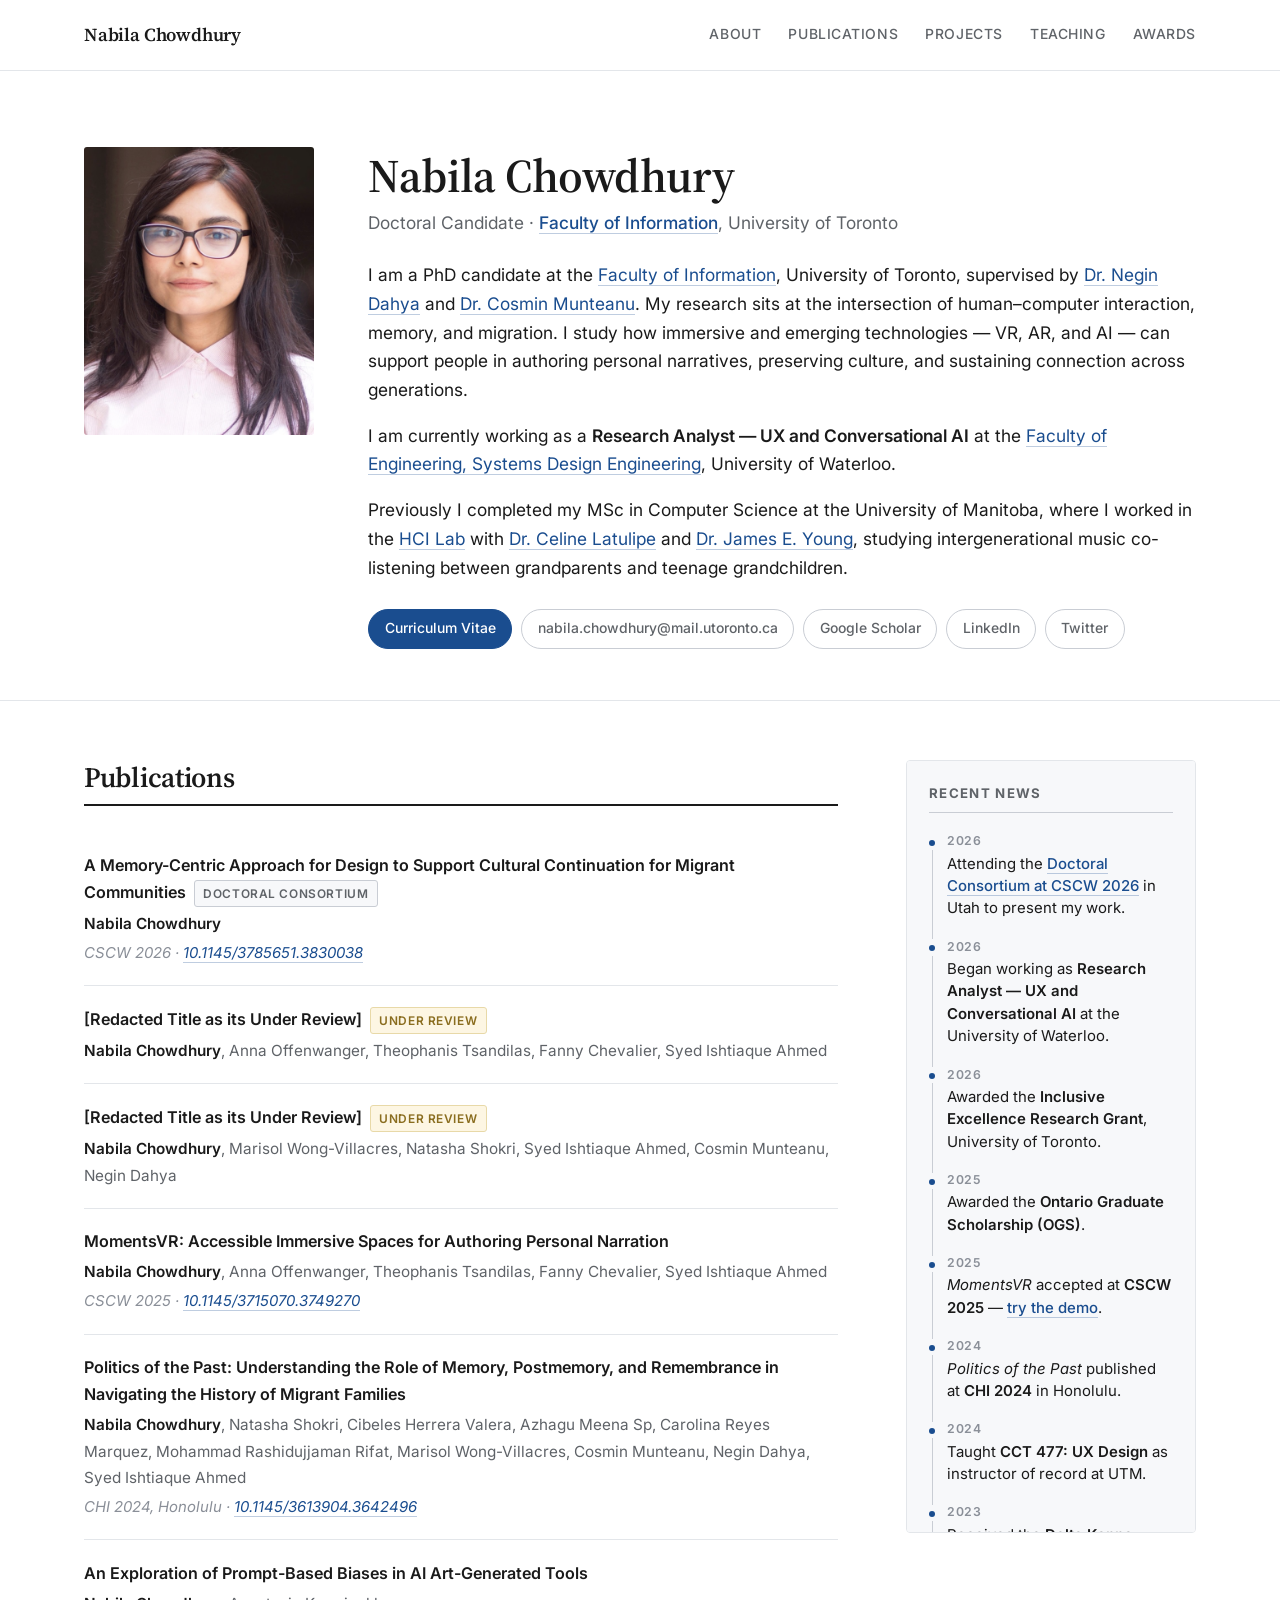
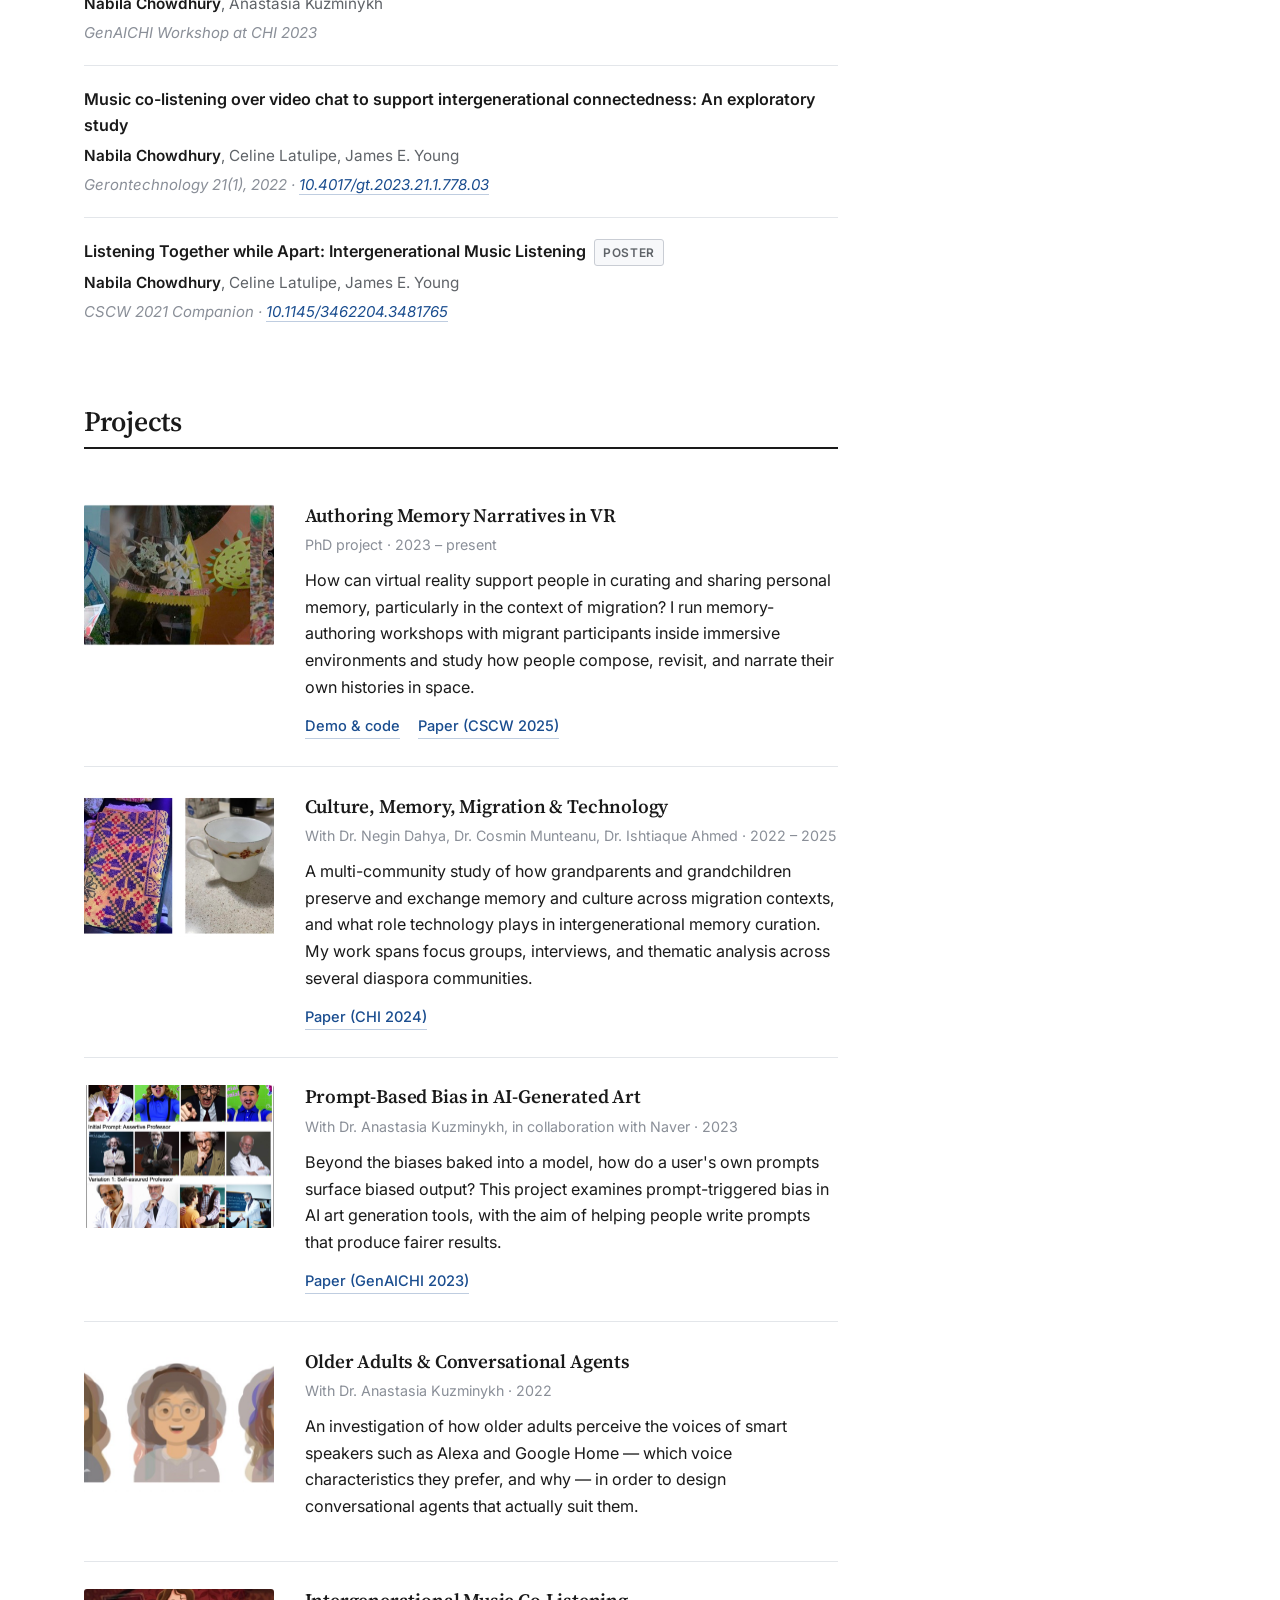
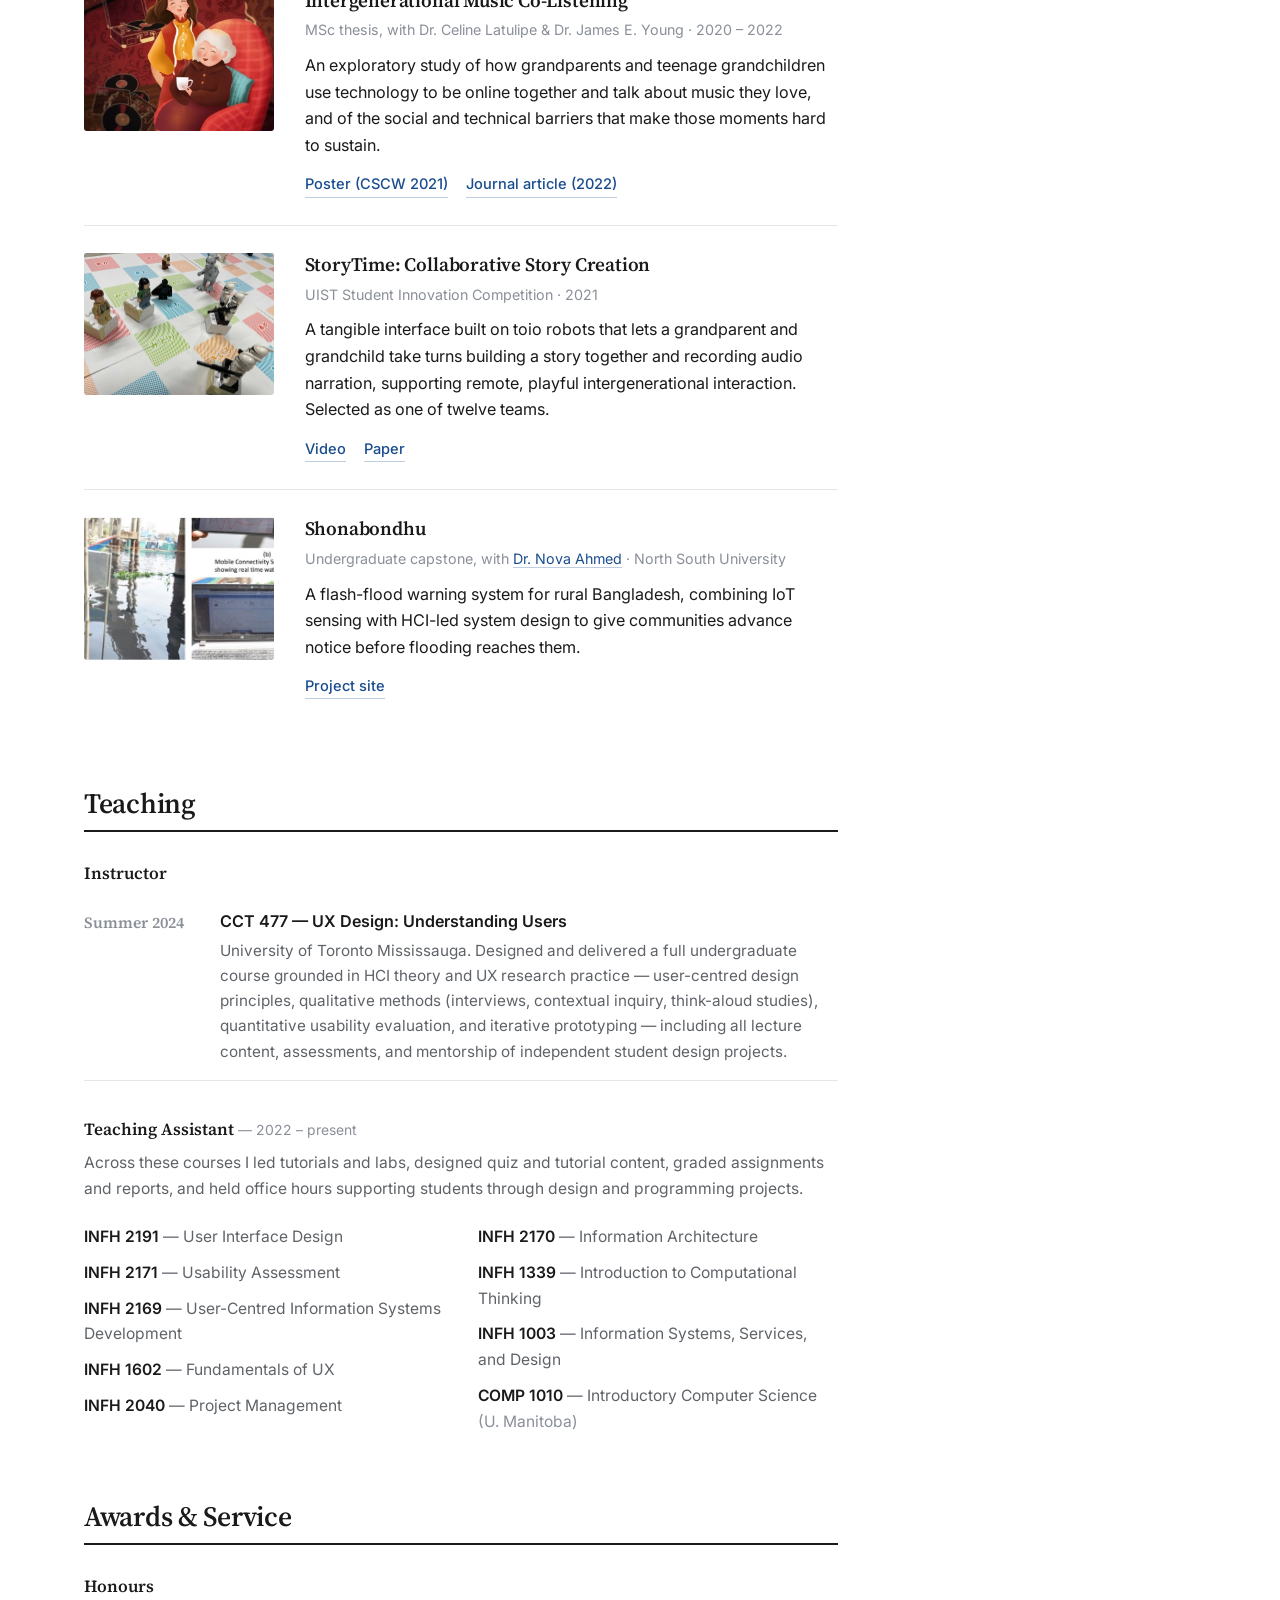
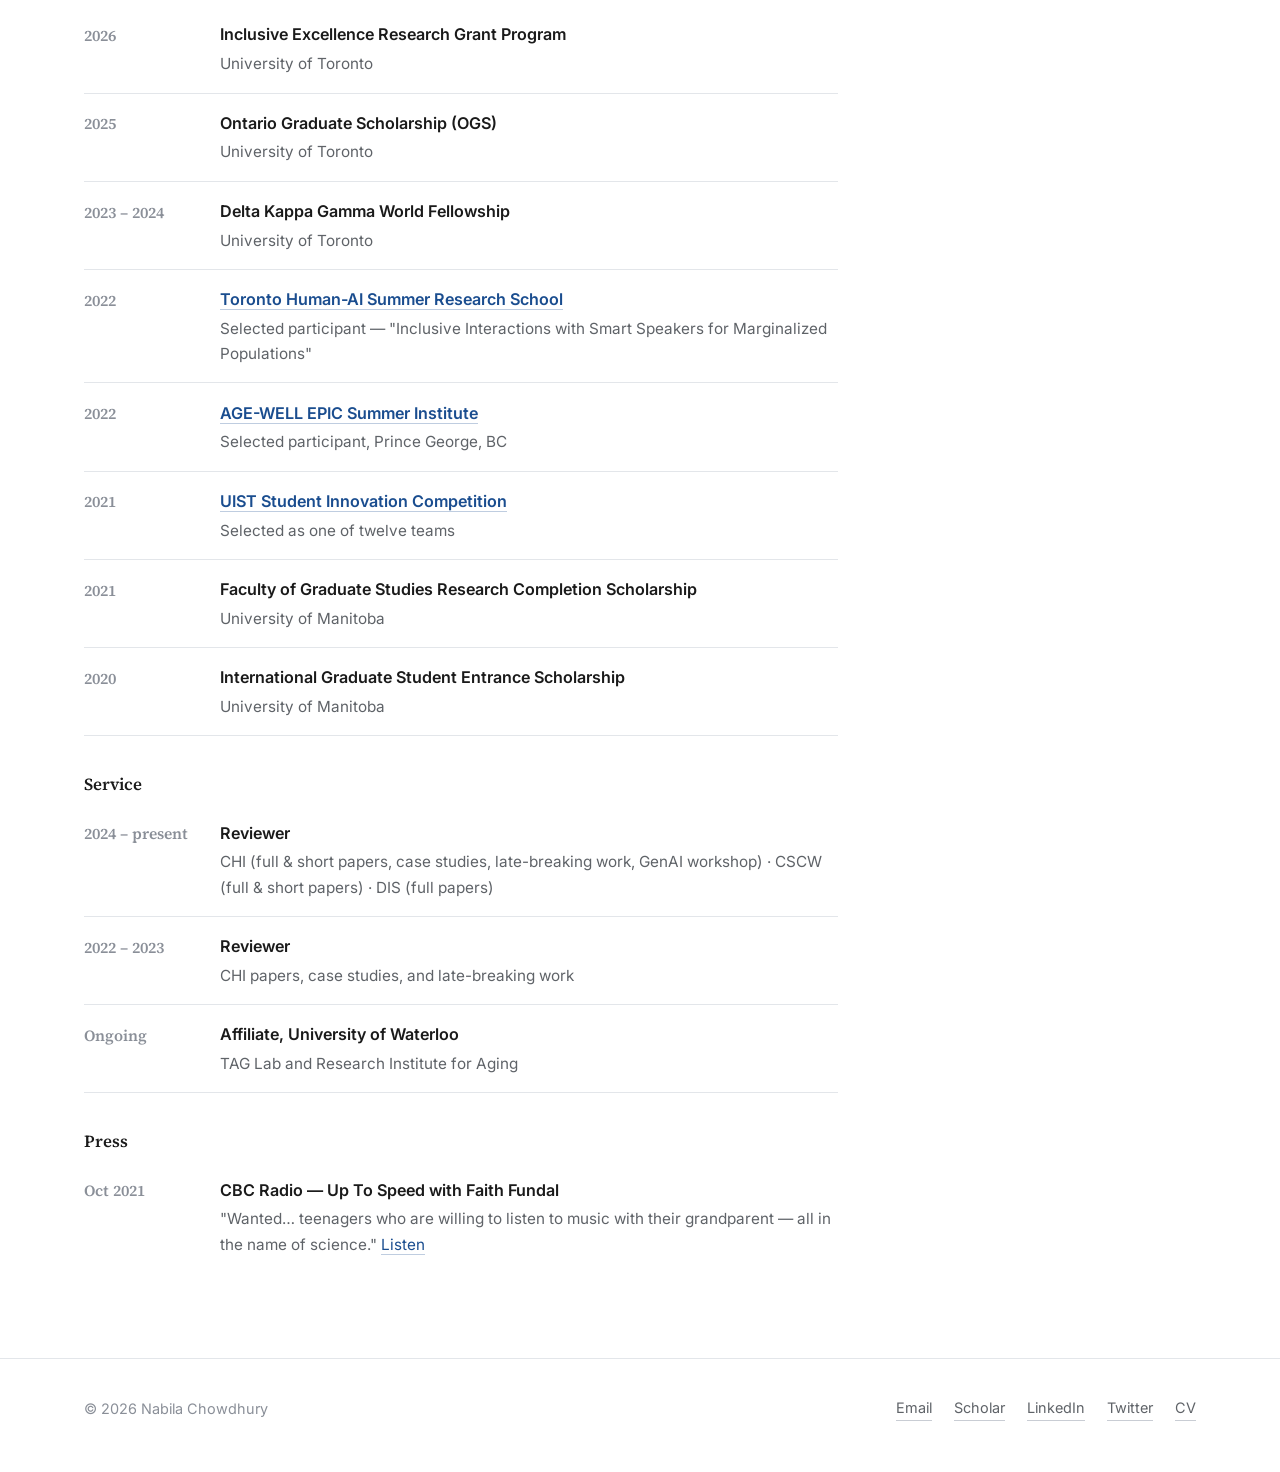
<file: index.html>
<!DOCTYPE html>
<html lang="en">
<head>
<meta charset="utf-8" />
<meta name="viewport" content="width=device-width, initial-scale=1" />
<title>Nabila Chowdhury</title>
<meta name="description" content="Nabila Chowdhury — PhD Candidate at the Faculty of Information, University of Toronto. Research on inclusive technology design, VR/AR, memory, and migration." />
<link rel="preconnect" href="https://fonts.googleapis.com" />
<link rel="preconnect" href="https://fonts.gstatic.com" crossorigin />
<link href="https://fonts.googleapis.com/css2?family=Inter:wght@400;500;600;700&family=Source+Serif+4:opsz,wght@8..60,400;8..60,600&display=swap" rel="stylesheet" />
<link rel="stylesheet" href="assets/css/style.css" />
</head>
<body>

<header class="masthead">
	<div class="wrap">
		<a href="#top" class="brand">Nabila Chowdhury</a>
		<nav>
			<a href="#about">About</a>
			<a href="#publications">Publications</a>
			<a href="#projects">Projects</a>
			<a href="#teaching">Teaching</a>
			<a href="#awards">Awards</a>
		</nav>
	</div>
</header>

<main id="top">

	<!-- ===== Hero ===== -->
	<div class="hero">
		<div class="wrap">
			<div class="hero-inner">
				<img src="images/web/portrait.jpg" alt="Nabila Chowdhury" class="portrait" />
				<div>
					<h1>Nabila Chowdhury</h1>
					<p class="role">
						Doctoral Candidate &middot; <a href="https://ischool.utoronto.ca/" target="_blank" rel="noopener">Faculty of Information</a>, University of Toronto
					</p>
					<div class="bio" id="about">
						<p>
							I am a PhD candidate at the <a href="https://ischool.utoronto.ca/" target="_blank" rel="noopener">Faculty of Information</a>, University of Toronto, supervised by
							<a href="https://www.negindahya.ca/" target="_blank" rel="noopener">Dr.&nbsp;Negin Dahya</a> and
							<a href="https://uwaterloo.ca/systems-design-engineering/profile/c2muntea" target="_blank" rel="noopener">Dr.&nbsp;Cosmin Munteanu</a>.
							My research sits at the intersection of human–computer interaction, memory, and migration. I study how immersive and emerging
							technologies — VR, AR, and AI — can support people in authoring personal narratives, preserving culture, and sustaining
							connection across generations.
						</p>
						<p>
							I am currently working as a <strong>Research Analyst &mdash; UX and Conversational AI</strong> at the
							<a href="https://uwaterloo.ca/systems-design-engineering/" target="_blank" rel="noopener">Faculty of Engineering, Systems Design Engineering</a>,
							University of Waterloo.
						</p>
						<p>
							Previously I completed my MSc in Computer Science at the University of Manitoba, where I worked in the
							<a href="http://hci.cs.umanitoba.ca/" target="_blank" rel="noopener">HCI Lab</a> with
							<a href="https://celinelatulipe.net/" target="_blank" rel="noopener">Dr.&nbsp;Celine Latulipe</a> and
							<a href="http://home.cs.umanitoba.ca/~young/" target="_blank" rel="noopener">Dr.&nbsp;James E. Young</a>, studying intergenerational
							music co-listening between grandparents and teenage grandchildren.
						</p>
					</div>
					<div class="contact-rail">
						<a class="pill primary" href="CV_Nabila_Chowdhury.pdf" target="_blank" rel="noopener">Curriculum Vitae</a>
						<a class="pill" href="mailto:nabila.chowdhury@mail.utoronto.ca">nabila.chowdhury@mail.utoronto.ca</a>
						<a class="pill" href="https://scholar.google.ca/citations?user=iKWTvgQAAAAJ&amp;hl=en" target="_blank" rel="noopener">Google Scholar</a>
						<a class="pill" href="https://www.linkedin.com/in/nabila-chowdhury-5a5041159/" target="_blank" rel="noopener">LinkedIn</a>
						<a class="pill" href="https://twitter.com/nabicyy" target="_blank" rel="noopener">Twitter</a>
					</div>
				</div>
			</div>
		</div>
	</div>

	<!-- ===== Body: content + news ===== -->
	<div class="wrap">
		<div class="layout">

			<div class="content">

				<!-- ===== Publications ===== -->
				<section class="section" id="publications">
					<h2>Publications</h2>

					<div class="pub">
						<span class="title">A Memory-Centric Approach for Design to Support Cultural Continuation for Migrant Communities<span class="tag">Doctoral Consortium</span></span>
						<span class="authors"><span class="me">Nabila Chowdhury</span></span>
						<span class="venue">CSCW 2026 &middot; <a href="https://doi.org/10.1145/3785651.3830038" target="_blank" rel="noopener">10.1145/3785651.3830038</a></span>
					</div>

					<div class="pub">
						<span class="title">[Redacted Title as its Under Review]<span class="tag review">Under review</span></span>
						<span class="authors"><span class="me">Nabila Chowdhury</span>, Anna Offenwanger, Theophanis Tsandilas, Fanny Chevalier, Syed Ishtiaque Ahmed</span>
					</div>

					<div class="pub">
						<span class="title">[Redacted Title as its Under Review]<span class="tag review">Under review</span></span>
						<span class="authors"><span class="me">Nabila Chowdhury</span>, Marisol Wong-Villacres, Natasha Shokri, Syed Ishtiaque Ahmed, Cosmin Munteanu, Negin Dahya</span>
					</div>

					<div class="pub">
						<span class="title">MomentsVR: Accessible Immersive Spaces for Authoring Personal Narration</span>
						<span class="authors"><span class="me">Nabila Chowdhury</span>, Anna Offenwanger, Theophanis Tsandilas, Fanny Chevalier, Syed Ishtiaque Ahmed</span>
						<span class="venue">CSCW 2025 &middot; <a href="https://dl.acm.org/doi/full/10.1145/3715070.3749270" target="_blank" rel="noopener">10.1145/3715070.3749270</a></span>
					</div>

					<div class="pub">
						<span class="title">Politics of the Past: Understanding the Role of Memory, Postmemory, and Remembrance in Navigating the History of Migrant Families</span>
						<span class="authors"><span class="me">Nabila Chowdhury</span>, Natasha Shokri, Cibeles Herrera Valera, Azhagu Meena Sp, Carolina Reyes Marquez, Mohammad Rashidujjaman Rifat, Marisol Wong-Villacres, Cosmin Munteanu, Negin Dahya, Syed Ishtiaque Ahmed</span>
						<span class="venue">CHI 2024, Honolulu &middot; <a href="https://doi.org/10.1145/3613904.3642496" target="_blank" rel="noopener">10.1145/3613904.3642496</a></span>
					</div>

					<div class="pub">
						<span class="title">An Exploration of Prompt-Based Biases in AI Art-Generated Tools</span>
						<span class="authors"><span class="me">Nabila Chowdhury</span>, Anastasia Kuzminykh</span>
						<span class="venue">GenAICHI Workshop at CHI 2023</span>
					</div>

					<div class="pub">
						<span class="title">Music co-listening over video chat to support intergenerational connectedness: An exploratory study</span>
						<span class="authors"><span class="me">Nabila Chowdhury</span>, Celine Latulipe, James E. Young</span>
						<span class="venue">Gerontechnology 21(1), 2022 &middot; <a href="https://doi.org/10.4017/gt.2023.21.1.778.03" target="_blank" rel="noopener">10.4017/gt.2023.21.1.778.03</a></span>
					</div>

					<div class="pub">
						<span class="title">Listening Together while Apart: Intergenerational Music Listening<span class="tag">Poster</span></span>
						<span class="authors"><span class="me">Nabila Chowdhury</span>, Celine Latulipe, James E. Young</span>
						<span class="venue">CSCW 2021 Companion &middot; <a href="https://dl.acm.org/doi/pdf/10.1145/3462204.3481765" target="_blank" rel="noopener">10.1145/3462204.3481765</a></span>
					</div>
				</section>

				<!-- ===== Projects ===== -->
				<section class="section" id="projects">
					<h2>Projects</h2>

					<article class="project">
						<img src="images/web/VR_2.jpg" alt="" class="project-thumb" />
						<div>
							<h3>Authoring Memory Narratives in VR</h3>
							<p class="meta">PhD project &middot; 2023 – present</p>
							<p>
								How can virtual reality support people in curating and sharing personal memory, particularly in the context of migration?
								I run memory-authoring workshops with migrant participants inside immersive environments and study how people compose,
								revisit, and narrate their own histories in space.
							</p>
							<div class="linkrow">
								<a href="https://momentsvr.github.io/demo/" target="_blank" rel="noopener">Demo &amp; code</a>
								<a href="https://dl.acm.org/doi/full/10.1145/3715070.3749270" target="_blank" rel="noopener">Paper (CSCW 2025)</a>
							</div>
						</div>
					</article>

					<article class="project">
						<img src="images/web/memory_1_image.jpg" alt="" class="project-thumb" />
						<div>
							<h3>Culture, Memory, Migration &amp; Technology</h3>
							<p class="meta">With Dr. Negin Dahya, Dr. Cosmin Munteanu, Dr. Ishtiaque Ahmed &middot; 2022 – 2025</p>
							<p>
								A multi-community study of how grandparents and grandchildren preserve and exchange memory and culture across migration
								contexts, and what role technology plays in intergenerational memory curation. My work spans focus groups, interviews,
								and thematic analysis across several diaspora communities.
							</p>
							<div class="linkrow">
								<a href="https://doi.org/10.1145/3613904.3642496" target="_blank" rel="noopener">Paper (CHI 2024)</a>
							</div>
						</div>
					</article>

					<article class="project">
						<img src="images/web/bias.jpg" alt="" class="project-thumb" />
						<div>
							<h3>Prompt-Based Bias in AI-Generated Art</h3>
							<p class="meta">With Dr. Anastasia Kuzminykh, in collaboration with Naver &middot; 2023</p>
							<p>
								Beyond the biases baked into a model, how do a user's own prompts surface biased output? This project examines
								prompt-triggered bias in AI art generation tools, with the aim of helping people write prompts that produce
								fairer results.
							</p>
							<div class="linkrow">
								<a href="https://www.cookie.group/_files/ugd/f689db_4bc1af1d6ad74a17b9126655f1aa2058.pdf" target="_blank" rel="noopener">Paper (GenAICHI 2023)</a>
							</div>
						</div>
					</article>

					<article class="project">
						<img src="images/web/older_2.jpg" alt="" class="project-thumb" />
						<div>
							<h3>Older Adults &amp; Conversational Agents</h3>
							<p class="meta">With Dr. Anastasia Kuzminykh &middot; 2022</p>
							<p>
								An investigation of how older adults perceive the voices of smart speakers such as Alexa and Google Home — which voice
								characteristics they prefer, and why — in order to design conversational agents that actually suit them.
							</p>
						</div>
					</article>

					<article class="project">
						<img src="images/web/website01.jpg" alt="" class="project-thumb" />
						<div>
							<h3>Intergenerational Music Co-Listening</h3>
							<p class="meta">MSc thesis, with Dr. Celine Latulipe &amp; Dr. James E. Young &middot; 2020 – 2022</p>
							<p>
								An exploratory study of how grandparents and teenage grandchildren use technology to be online together and talk about
								music they love, and of the social and technical barriers that make those moments hard to sustain.
							</p>
							<div class="linkrow">
								<a href="https://dl.acm.org/doi/abs/10.1145/3462204.3481765" target="_blank" rel="noopener">Poster (CSCW 2021)</a>
								<a href="https://doi.org/10.4017/gt.2023.21.1.778.03" target="_blank" rel="noopener">Journal article (2022)</a>
							</div>
						</div>
					</article>

					<article class="project">
						<img src="images/web/website02.jpg" alt="" class="project-thumb" />
						<div>
							<h3>StoryTime: Collaborative Story Creation</h3>
							<p class="meta">UIST Student Innovation Competition &middot; 2021</p>
							<p>
								A tangible interface built on toio robots that lets a grandparent and grandchild take turns building a story together
								and recording audio narration, supporting remote, playful intergenerational interaction. Selected as one of twelve teams.
							</p>
							<div class="linkrow">
								<a href="https://www.youtube.com/watch?v=dtlaQWU4x64&amp;list=PLqhXYFYmZ-Vdt6Y1WSItsFrE4W7HGrPP7&amp;index=9" target="_blank" rel="noopener">Video</a>
								<a href="https://drive.google.com/file/d/1FnDR4q2PcaqEInKTbpxBXR0rmaVJ4Wte/view?usp=sharing" target="_blank" rel="noopener">Paper</a>
							</div>
						</div>
					</article>

					<article class="project">
						<img src="images/web/website04.jpg" alt="" class="project-thumb" />
						<div>
							<h3>Shonabondhu</h3>
							<p class="meta">Undergraduate capstone, with <a href="https://scholar.google.com/citations?user=rXMM2MwAAAAJ&amp;hl=en" target="_blank" rel="noopener">Dr. Nova Ahmed</a> &middot; North South University</p>
							<p>
								A flash-flood warning system for rural Bangladesh, combining IoT sensing with HCI-led system design to give
								communities advance notice before flooding reaches them.
							</p>
							<div class="linkrow">
								<a href="https://sites.google.com/site/novaahmednorthsouthnva/research/project-shonabondhu?authuser=0" target="_blank" rel="noopener">Project site</a>
							</div>
						</div>
					</article>
				</section>

				<!-- ===== Teaching ===== -->
				<section class="section" id="teaching">
					<h2>Teaching</h2>

					<p class="subhead">Instructor</p>
					<div class="entry">
						<div class="year">Summer 2024</div>
						<div class="what">
							<strong>CCT 477 — UX Design: Understanding Users</strong>
							<div class="detail">
								University of Toronto Mississauga. Designed and delivered a full undergraduate course grounded in HCI theory and UX
								research practice — user-centred design principles, qualitative methods (interviews, contextual inquiry, think-aloud
								studies), quantitative usability evaluation, and iterative prototyping — including all lecture content, assessments,
								and mentorship of independent student design projects.
							</div>
						</div>
					</div>

					<p class="subhead">Teaching Assistant <span class="note">— 2022 – present</span></p>
					<p style="font-size:.92rem; color:var(--text-muted); margin-top:.4rem;">
						Across these courses I led tutorials and labs, designed quiz and tutorial content, graded assignments and reports,
						and held office hours supporting students through design and programming projects.
					</p>

					<ul class="course-list">
						<li><strong>INFH 2191</strong> — User Interface Design</li>
						<li><strong>INFH 2171</strong> — Usability Assessment</li>
						<li><strong>INFH 2169</strong> — User-Centred Information Systems Development</li>
						<li><strong>INFH 1602</strong> — Fundamentals of UX</li>
						<li><strong>INFH 2040</strong> — Project Management</li>
						<li><strong>INFH 2170</strong> — Information Architecture</li>
						<li><strong>INFH 1339</strong> — Introduction to Computational Thinking</li>
						<li><strong>INFH 1003</strong> — Information Systems, Services, and Design</li>
						<li><strong>COMP 1010</strong> — Introductory Computer Science <span style="color:var(--text-light)">(U. Manitoba)</span></li>
					</ul>
				</section>

				<!-- ===== Awards & Service ===== -->
				<section class="section" id="awards">
					<h2>Awards &amp; Service</h2>

					<p class="subhead">Honours</p>
					<div class="entry">
						<div class="year">2026</div>
						<div class="what"><strong>Inclusive Excellence Research Grant Program</strong><div class="detail">University of Toronto</div></div>
					</div>
					<div class="entry">
						<div class="year">2025</div>
						<div class="what"><strong>Ontario Graduate Scholarship (OGS)</strong><div class="detail">University of Toronto</div></div>
					</div>
					<div class="entry">
						<div class="year">2023 – 2024</div>
						<div class="what"><strong>Delta Kappa Gamma World Fellowship</strong><div class="detail">University of Toronto</div></div>
					</div>
					<div class="entry">
						<div class="year">2022</div>
						<div class="what">
							<strong><a href="https://www.thai-rs.com/" target="_blank" rel="noopener">Toronto Human-AI Summer Research School</a></strong>
							<div class="detail">Selected participant — "Inclusive Interactions with Smart Speakers for Marginalized Populations"</div>
						</div>
					</div>
					<div class="entry">
						<div class="year">2022</div>
						<div class="what">
							<strong><a href="https://agewell-nce.ca/training/summerinstitute" target="_blank" rel="noopener">AGE-WELL EPIC Summer Institute</a></strong>
							<div class="detail">Selected participant, Prince George, BC</div>
						</div>
					</div>
					<div class="entry">
						<div class="year">2021</div>
						<div class="what">
							<strong><a href="https://uist.acm.org/" target="_blank" rel="noopener">UIST Student Innovation Competition</a></strong>
							<div class="detail">Selected as one of twelve teams</div>
						</div>
					</div>
					<div class="entry">
						<div class="year">2021</div>
						<div class="what"><strong>Faculty of Graduate Studies Research Completion Scholarship</strong><div class="detail">University of Manitoba</div></div>
					</div>
					<div class="entry">
						<div class="year">2020</div>
						<div class="what"><strong>International Graduate Student Entrance Scholarship</strong><div class="detail">University of Manitoba</div></div>
					</div>

					<p class="subhead">Service</p>
					<div class="entry">
						<div class="year">2024 – present</div>
						<div class="what">
							<strong>Reviewer</strong>
							<div class="detail">CHI (full &amp; short papers, case studies, late-breaking work, GenAI workshop) &middot; CSCW (full &amp; short papers) &middot; DIS (full papers)</div>
						</div>
					</div>
					<div class="entry">
						<div class="year">2022 – 2023</div>
						<div class="what">
							<strong>Reviewer</strong>
							<div class="detail">CHI papers, case studies, and late-breaking work</div>
						</div>
					</div>
					<div class="entry">
						<div class="year">Ongoing</div>
						<div class="what">
							<strong>Affiliate, University of Waterloo</strong>
							<div class="detail">TAG Lab and Research Institute for Aging</div>
						</div>
					</div>

					<p class="subhead">Press</p>
					<div class="entry">
						<div class="year">Oct 2021</div>
						<div class="what">
							<strong>CBC Radio — Up To Speed with Faith Fundal</strong>
							<div class="detail">
								"Wanted… teenagers who are willing to listen to music with their grandparent — all in the name of science."
								<a href="https://www.cbc.ca/listen/live-radio/1-111-up-to-speed/clip/15870695-wanted...teenagers-willing-listen-music-grandparent-name-science" target="_blank" rel="noopener">Listen</a>
							</div>
						</div>
					</div>
				</section>

			</div>

			<!-- ===== News sidebar ===== -->
			<aside class="news">
				<h2>Recent News</h2>
				<ol>
					<li>
						<span class="date">2026</span>
						Attending the <strong><a href="https://doi.org/10.1145/3785651.3830038" target="_blank" rel="noopener">Doctoral Consortium at CSCW 2026</a></strong> in Utah to present my work.
					</li>
					<li>
						<span class="date">2026</span>
						Began working as <strong>Research Analyst &mdash; UX and Conversational AI</strong> at the
						University of Waterloo.
					</li>
					<li>
						<span class="date">2026</span>
						Awarded the <strong>Inclusive Excellence Research Grant</strong>, University of Toronto.
					</li>
					<li>
						<span class="date">2025</span>
						Awarded the <strong>Ontario Graduate Scholarship (OGS)</strong>.
					</li>
					<li>
						<span class="date">2025</span>
						<em>MomentsVR</em> accepted at <strong>CSCW 2025</strong> —
						<a href="https://momentsvr.github.io/demo/" target="_blank" rel="noopener">try the demo</a>.
					</li>
					<li>
						<span class="date">2024</span>
						<em>Politics of the Past</em> published at <strong>CHI 2024</strong> in Honolulu.
					</li>
					<li>
						<span class="date">2024</span>
						Taught <strong>CCT 477: UX Design</strong> as instructor of record at UTM.
					</li>
					<li>
						<span class="date">2023</span>
						Received the <strong>Delta Kappa Gamma World Fellowship</strong>.
					</li>
					<li>
						<span class="date">2023</span>
						Presented work on prompt-based bias in AI art at the <strong>GenAICHI workshop</strong>, CHI 2023.
					</li>
					<li>
						<span class="date">2022</span>
						Began the PhD at the <strong>Faculty of Information</strong>, University of Toronto.
					</li>
					<li>
						<span class="date">2021</span>
						Interviewed on <strong>CBC Radio</strong> about intergenerational music co-listening.
					</li>
				</ol>
			</aside>

		</div>
	</div>

</main>

<footer class="site-footer">
	<div class="wrap">
		<span>&copy; 2026 Nabila Chowdhury</span>
		<div class="footer-links">
			<a href="mailto:nabila.chowdhury@mail.utoronto.ca">Email</a>
			<a href="https://scholar.google.ca/citations?user=iKWTvgQAAAAJ&amp;hl=en" target="_blank" rel="noopener">Scholar</a>
			<a href="https://www.linkedin.com/in/nabila-chowdhury-5a5041159/" target="_blank" rel="noopener">LinkedIn</a>
			<a href="https://twitter.com/nabicyy" target="_blank" rel="noopener">Twitter</a>
			<a href="CV_Nabila_Chowdhury.pdf" target="_blank" rel="noopener">CV</a>
		</div>
	</div>
</footer>

</body>
</html>
</file>
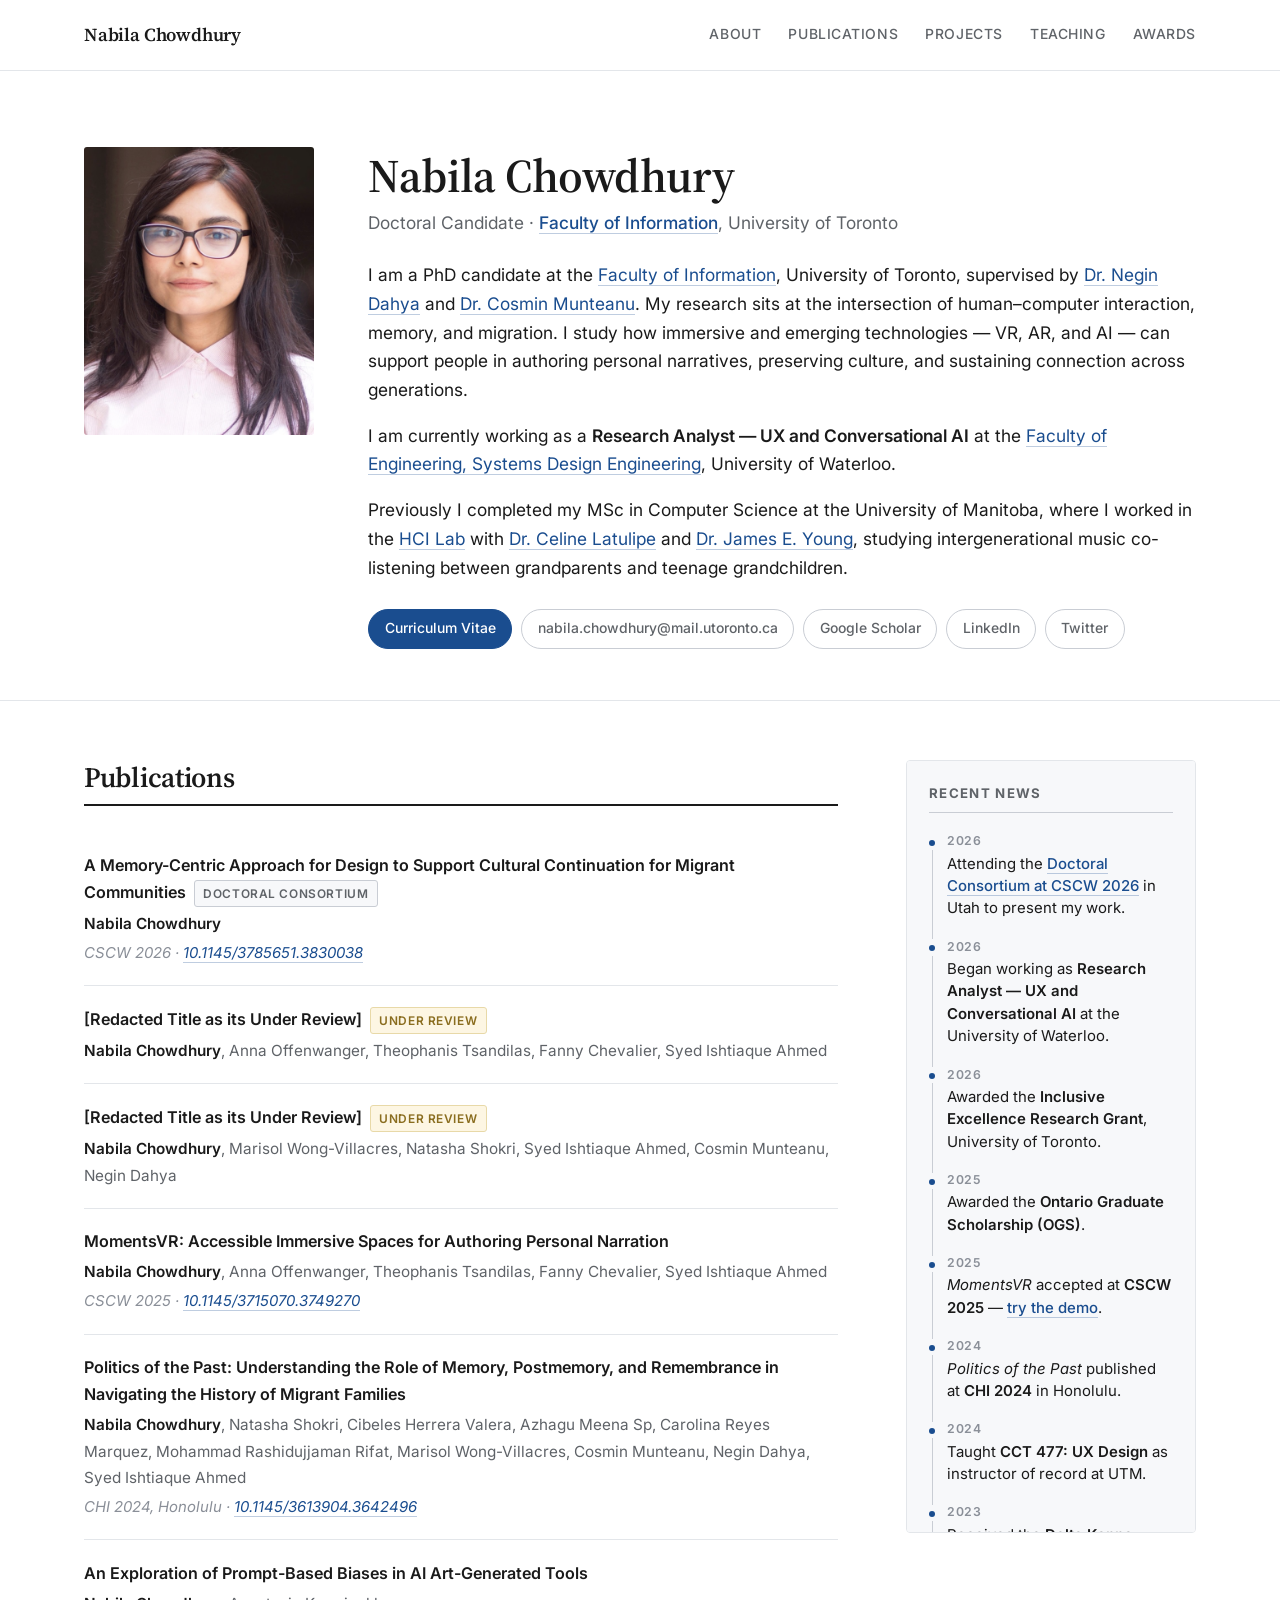
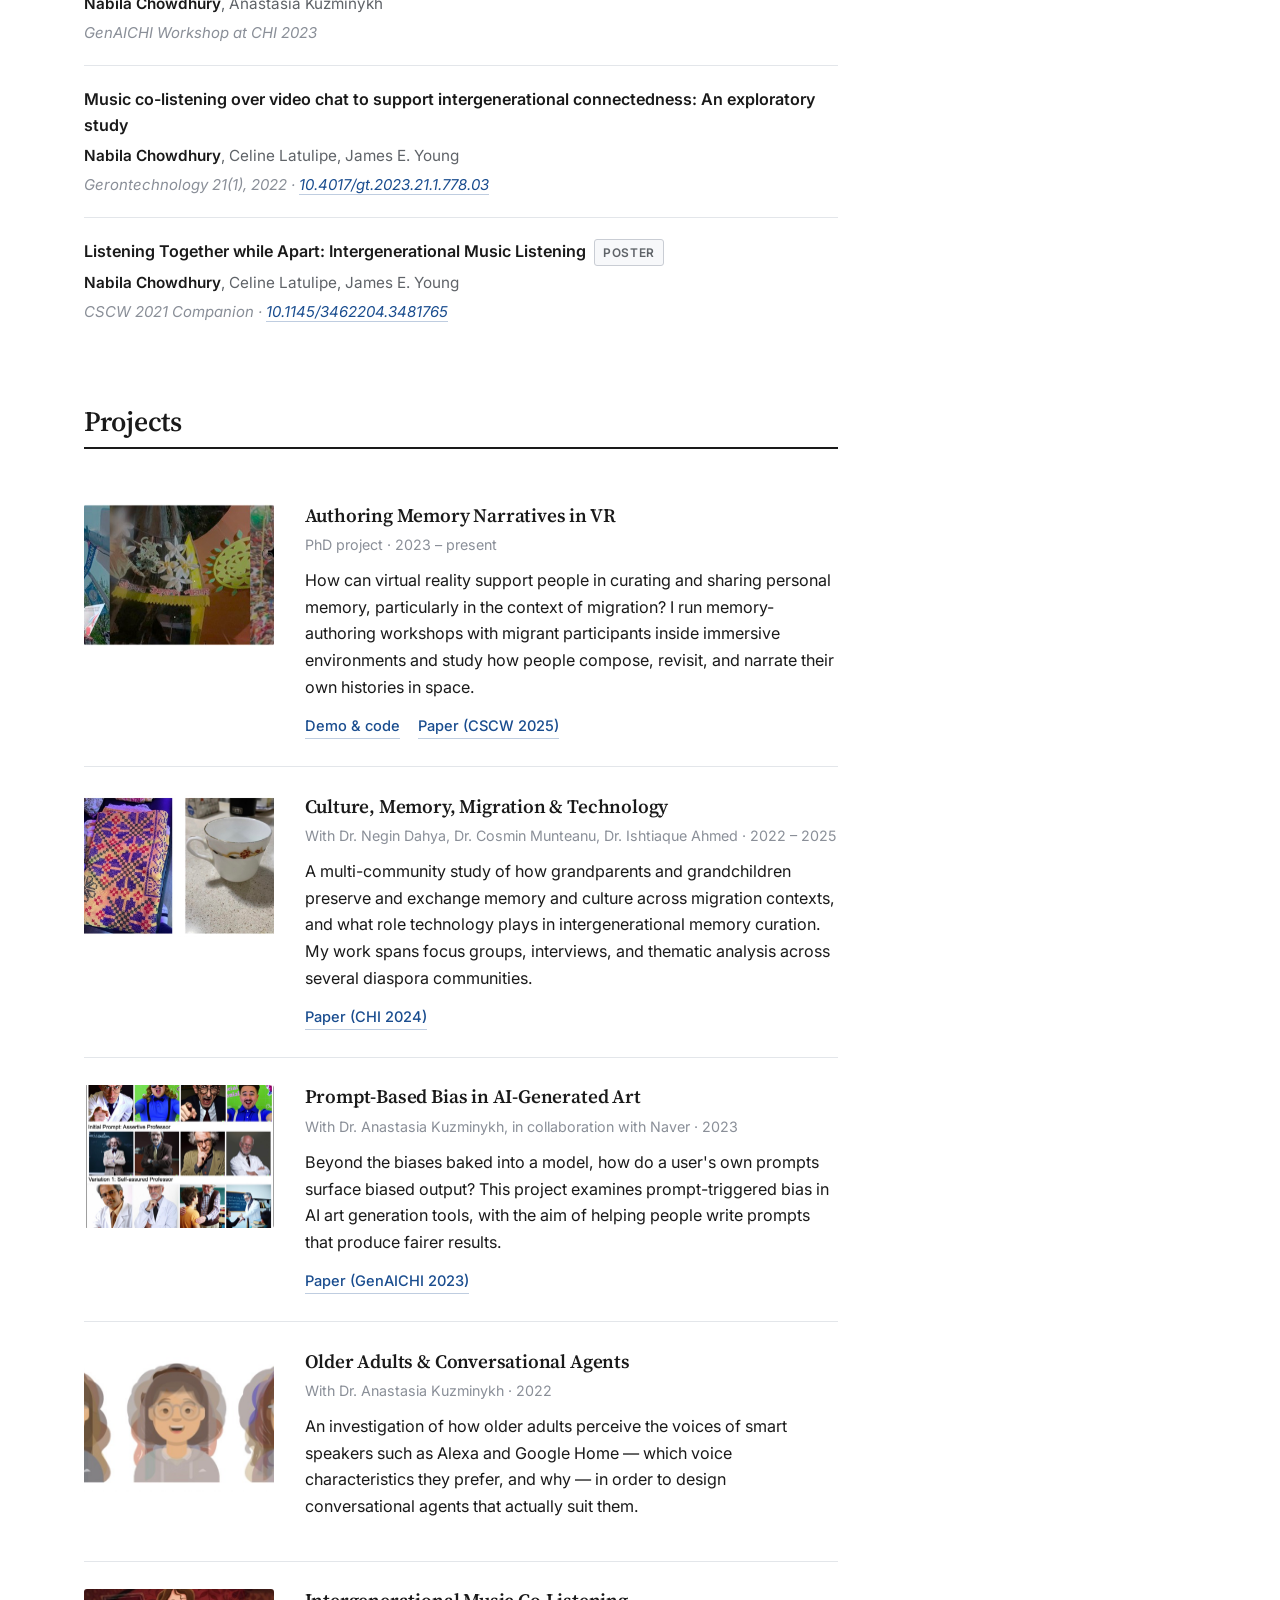
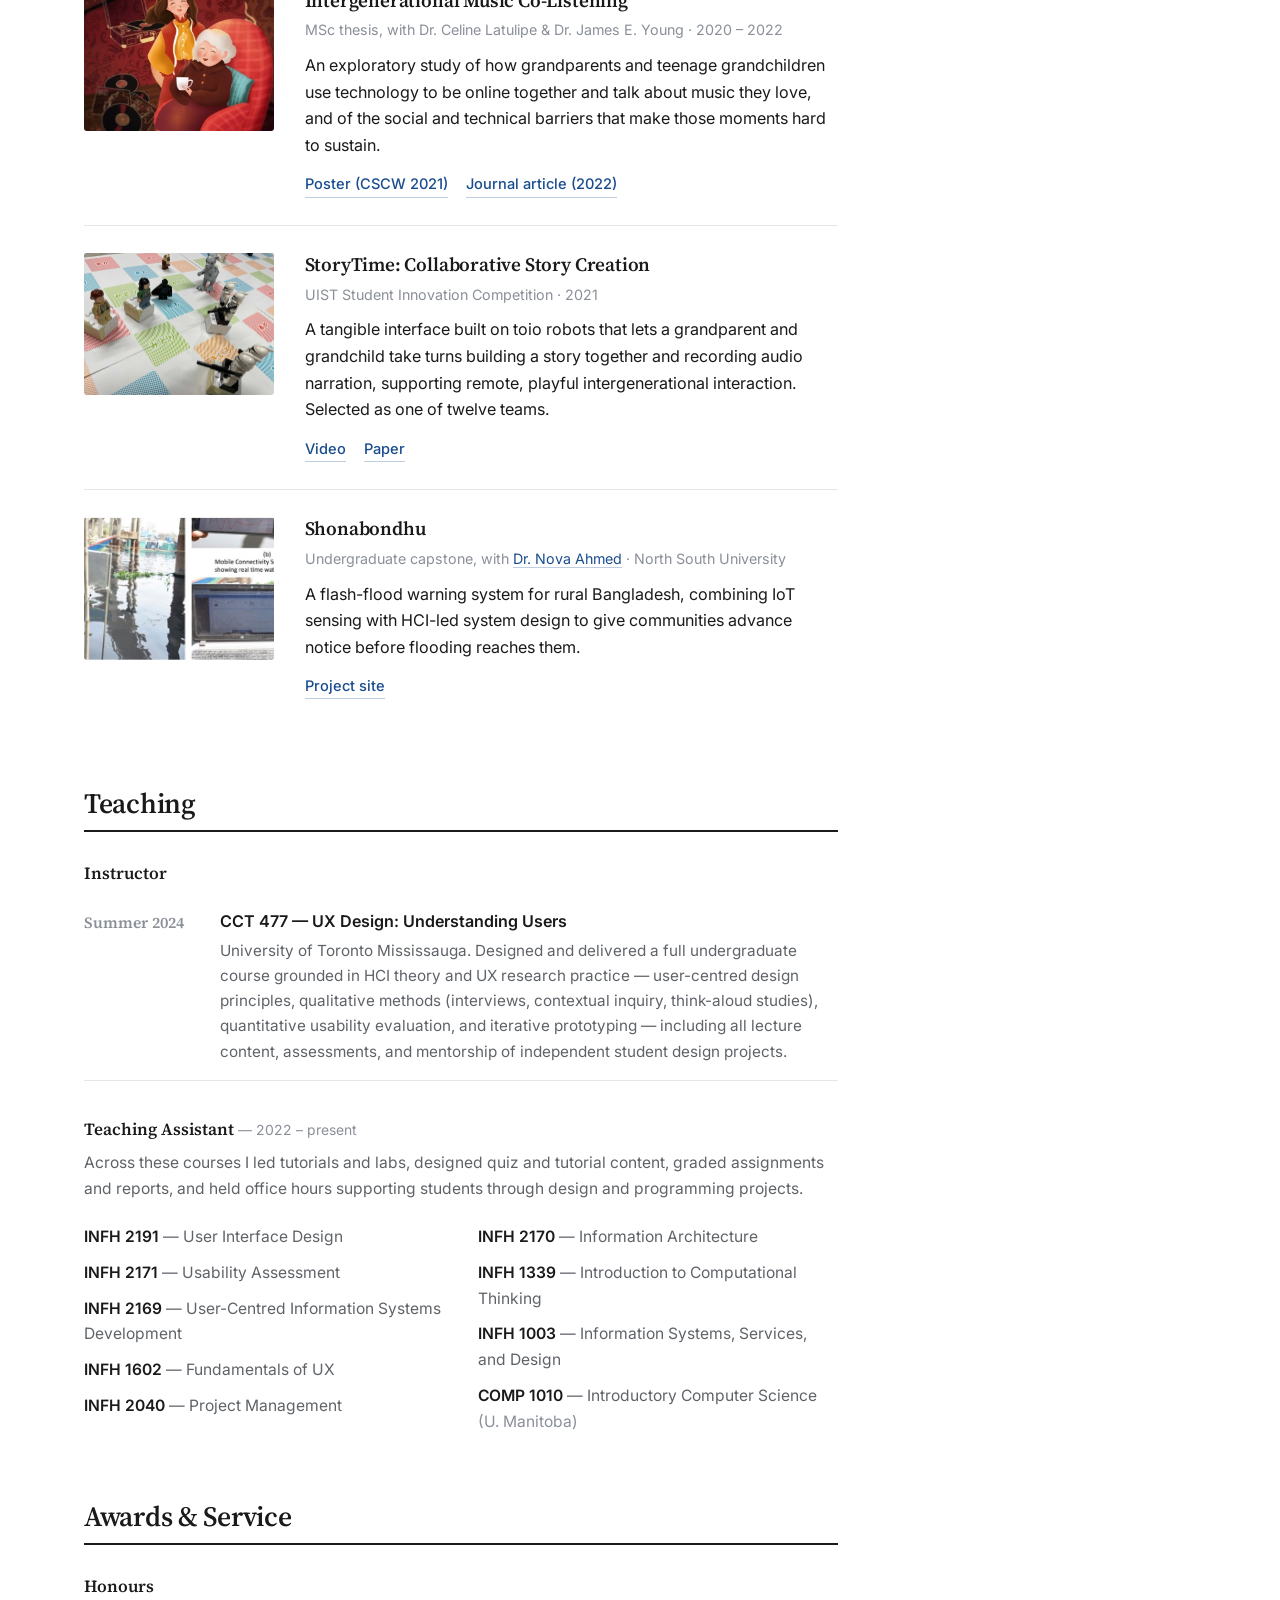
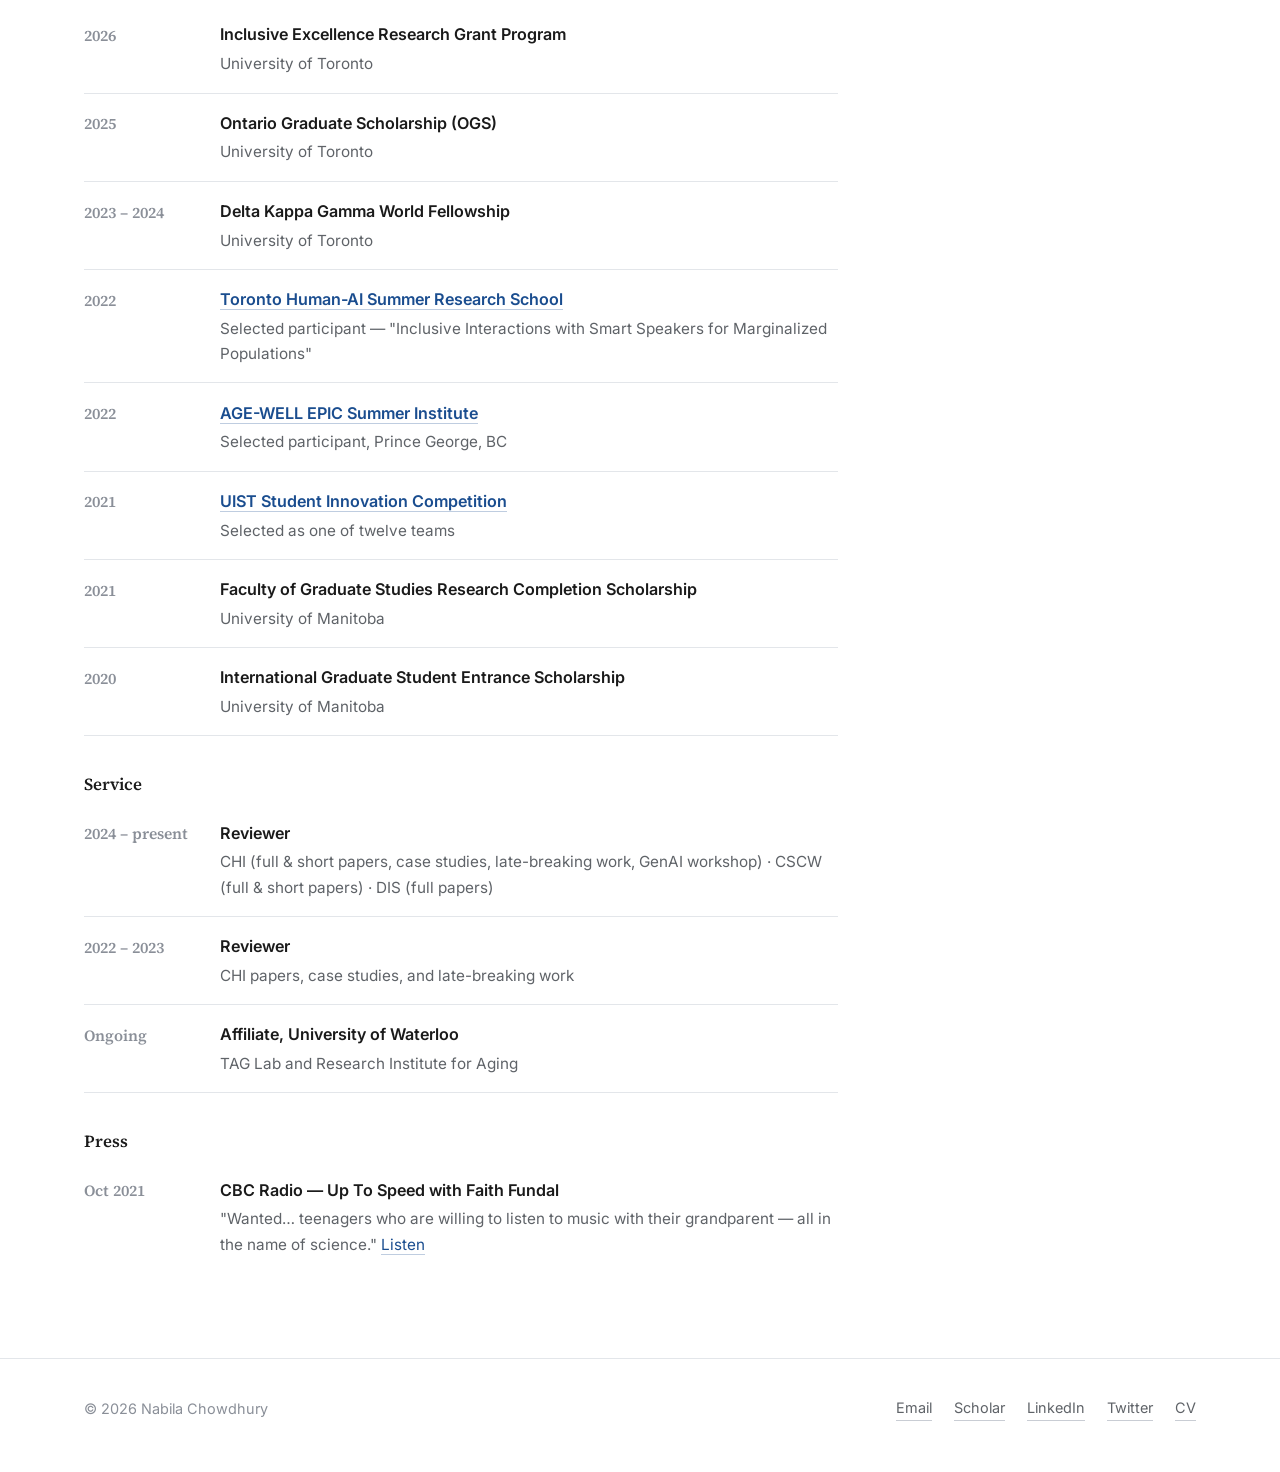
<file: about.html>
<!DOCTYPE html>
<html lang="en">
<head>
<meta charset="utf-8" />
<title>Nabila Chowdhury</title>
<link rel="canonical" href="https://nabilachowdhury.github.io/#about" />
<meta http-equiv="refresh" content="0; url=index.html#about" />
<script>window.location.replace("index.html#about");</script>
</head>
<body><p>Redirecting to <a href="index.html#about">nabilachowdhury.github.io</a>&hellip;</p></body>
</html>
</file>
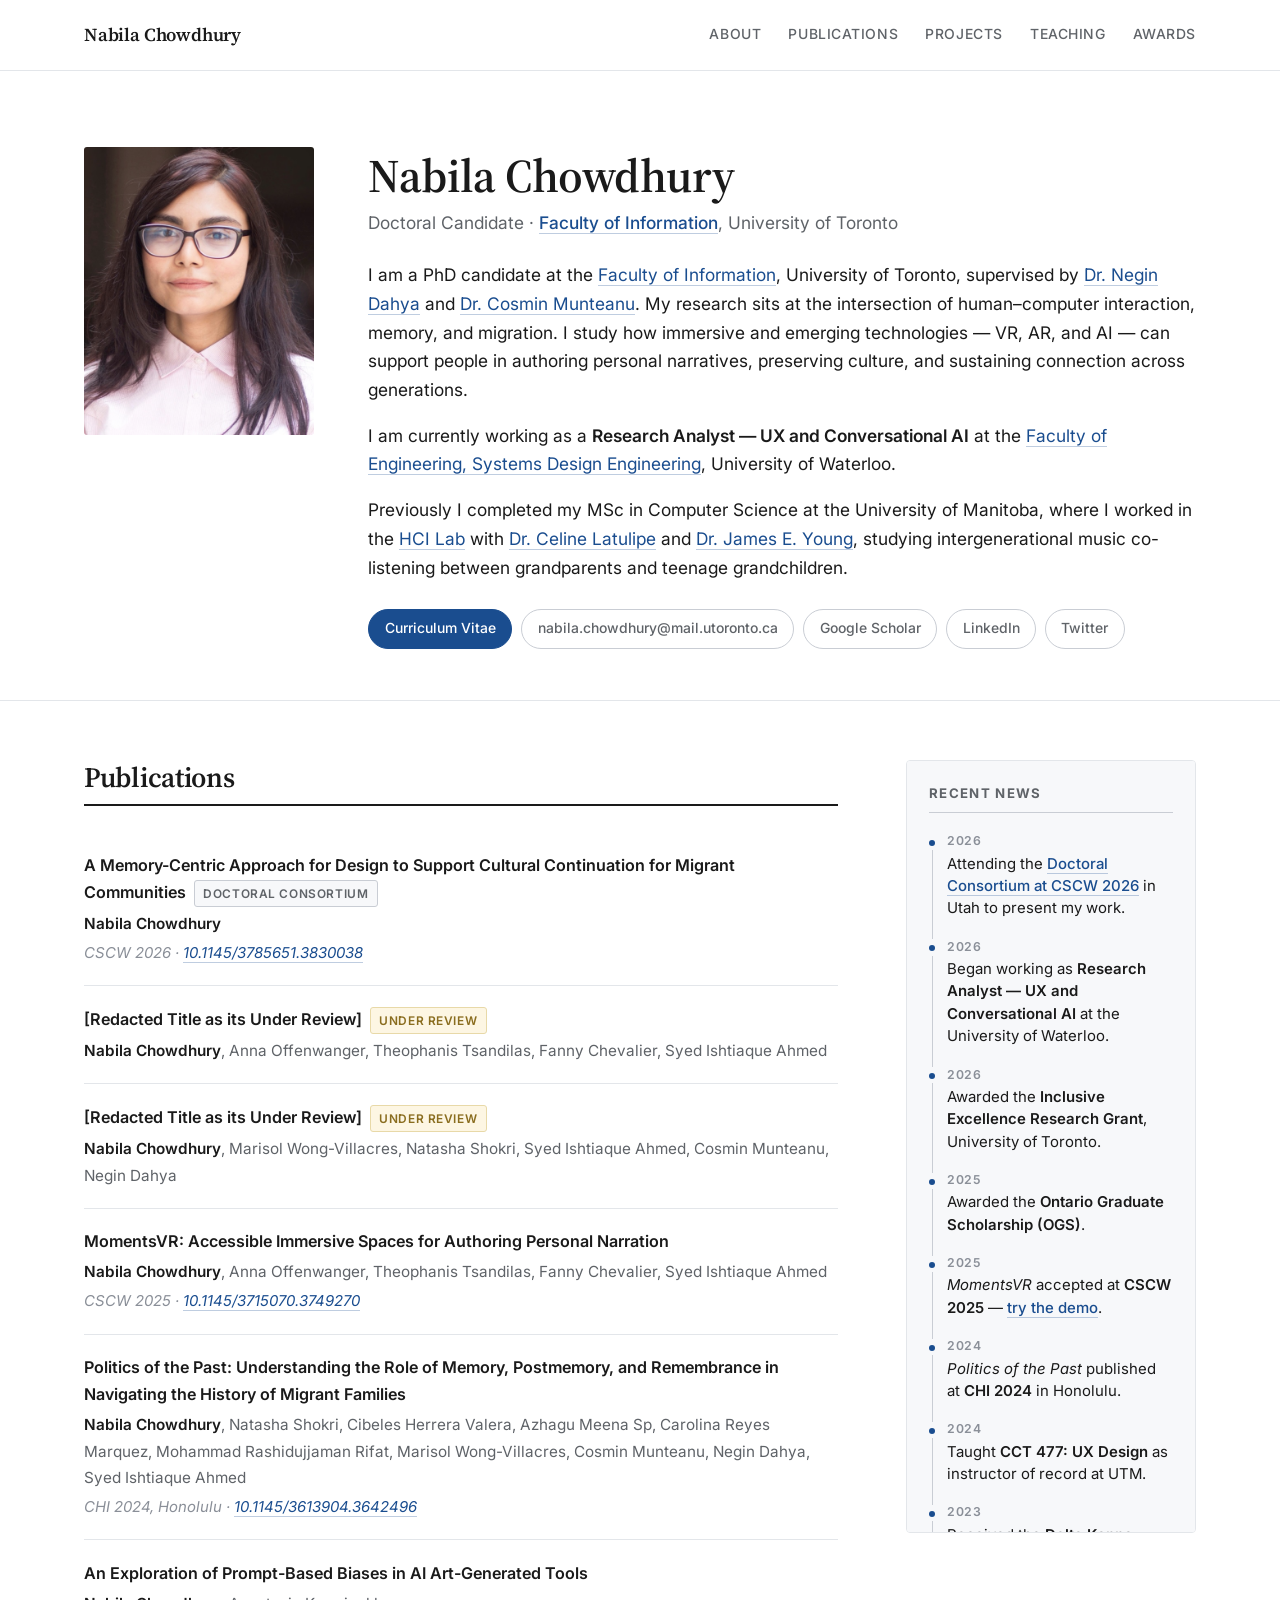
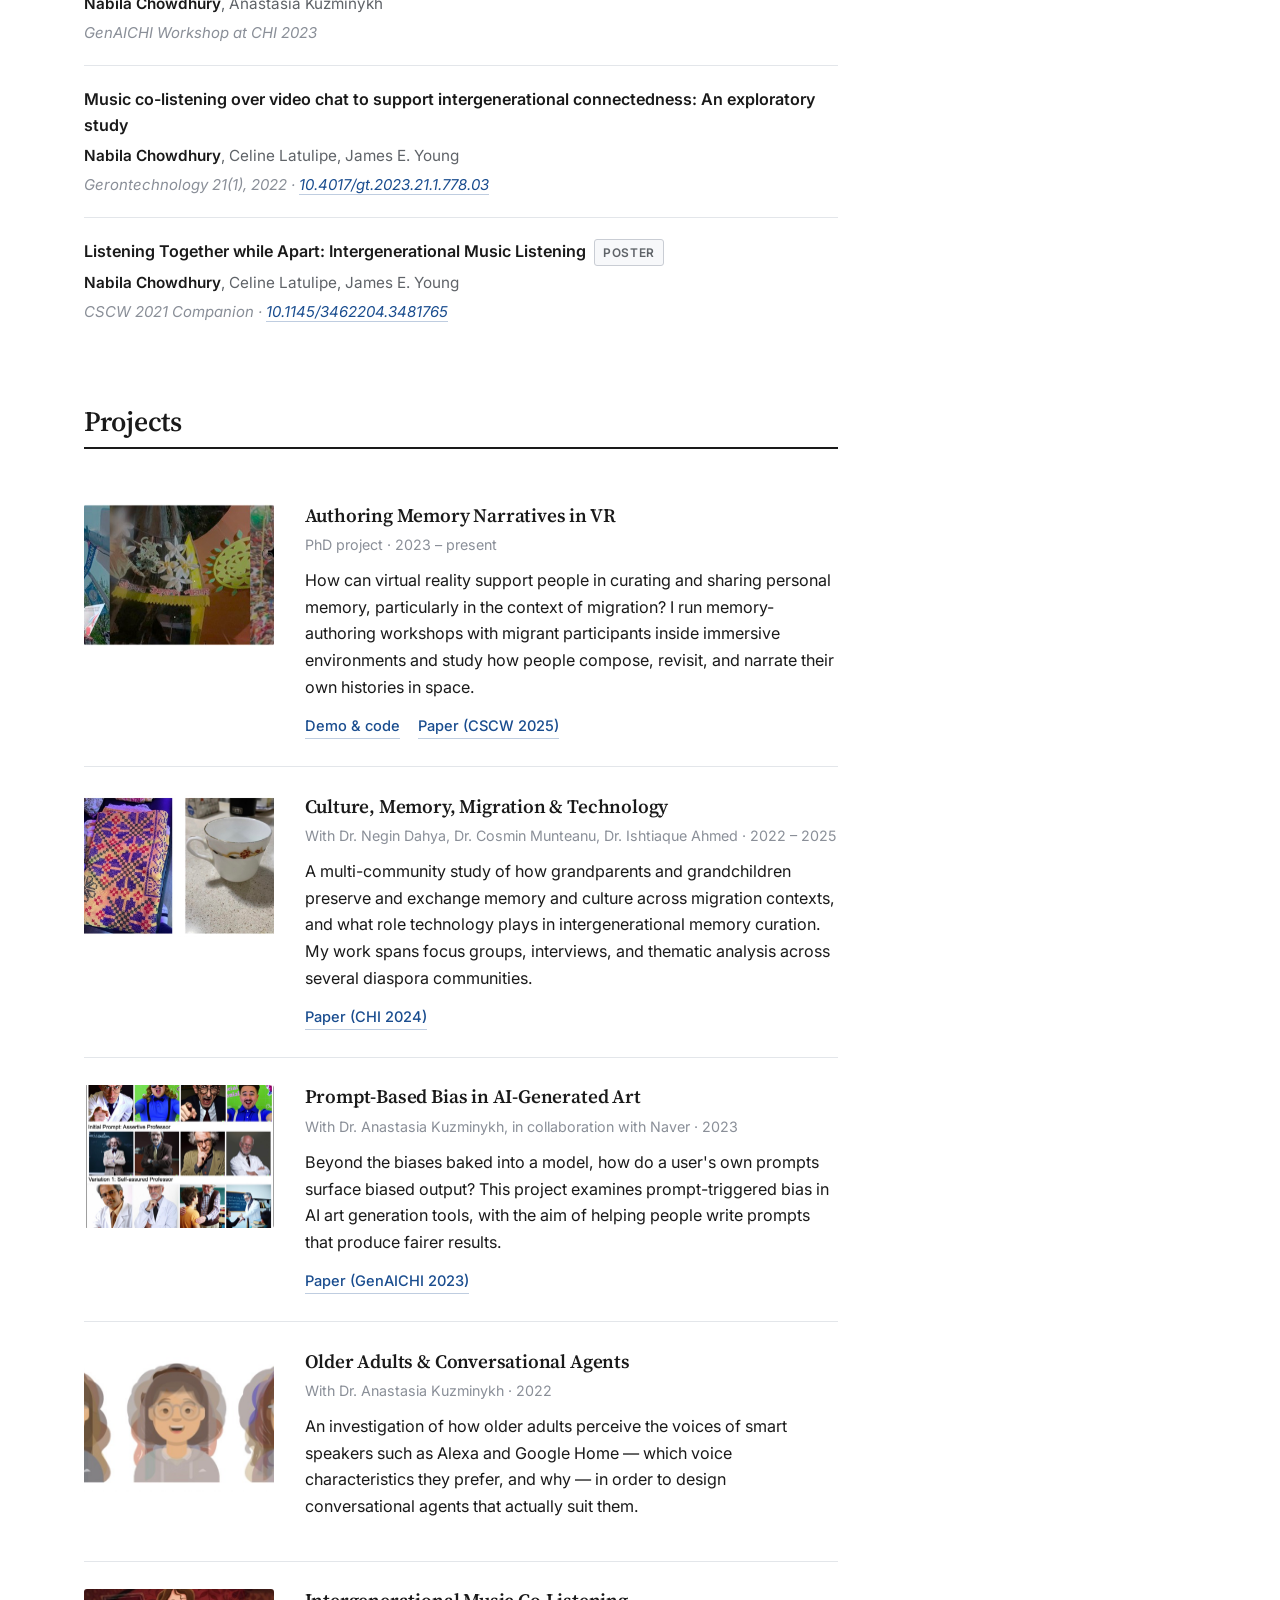
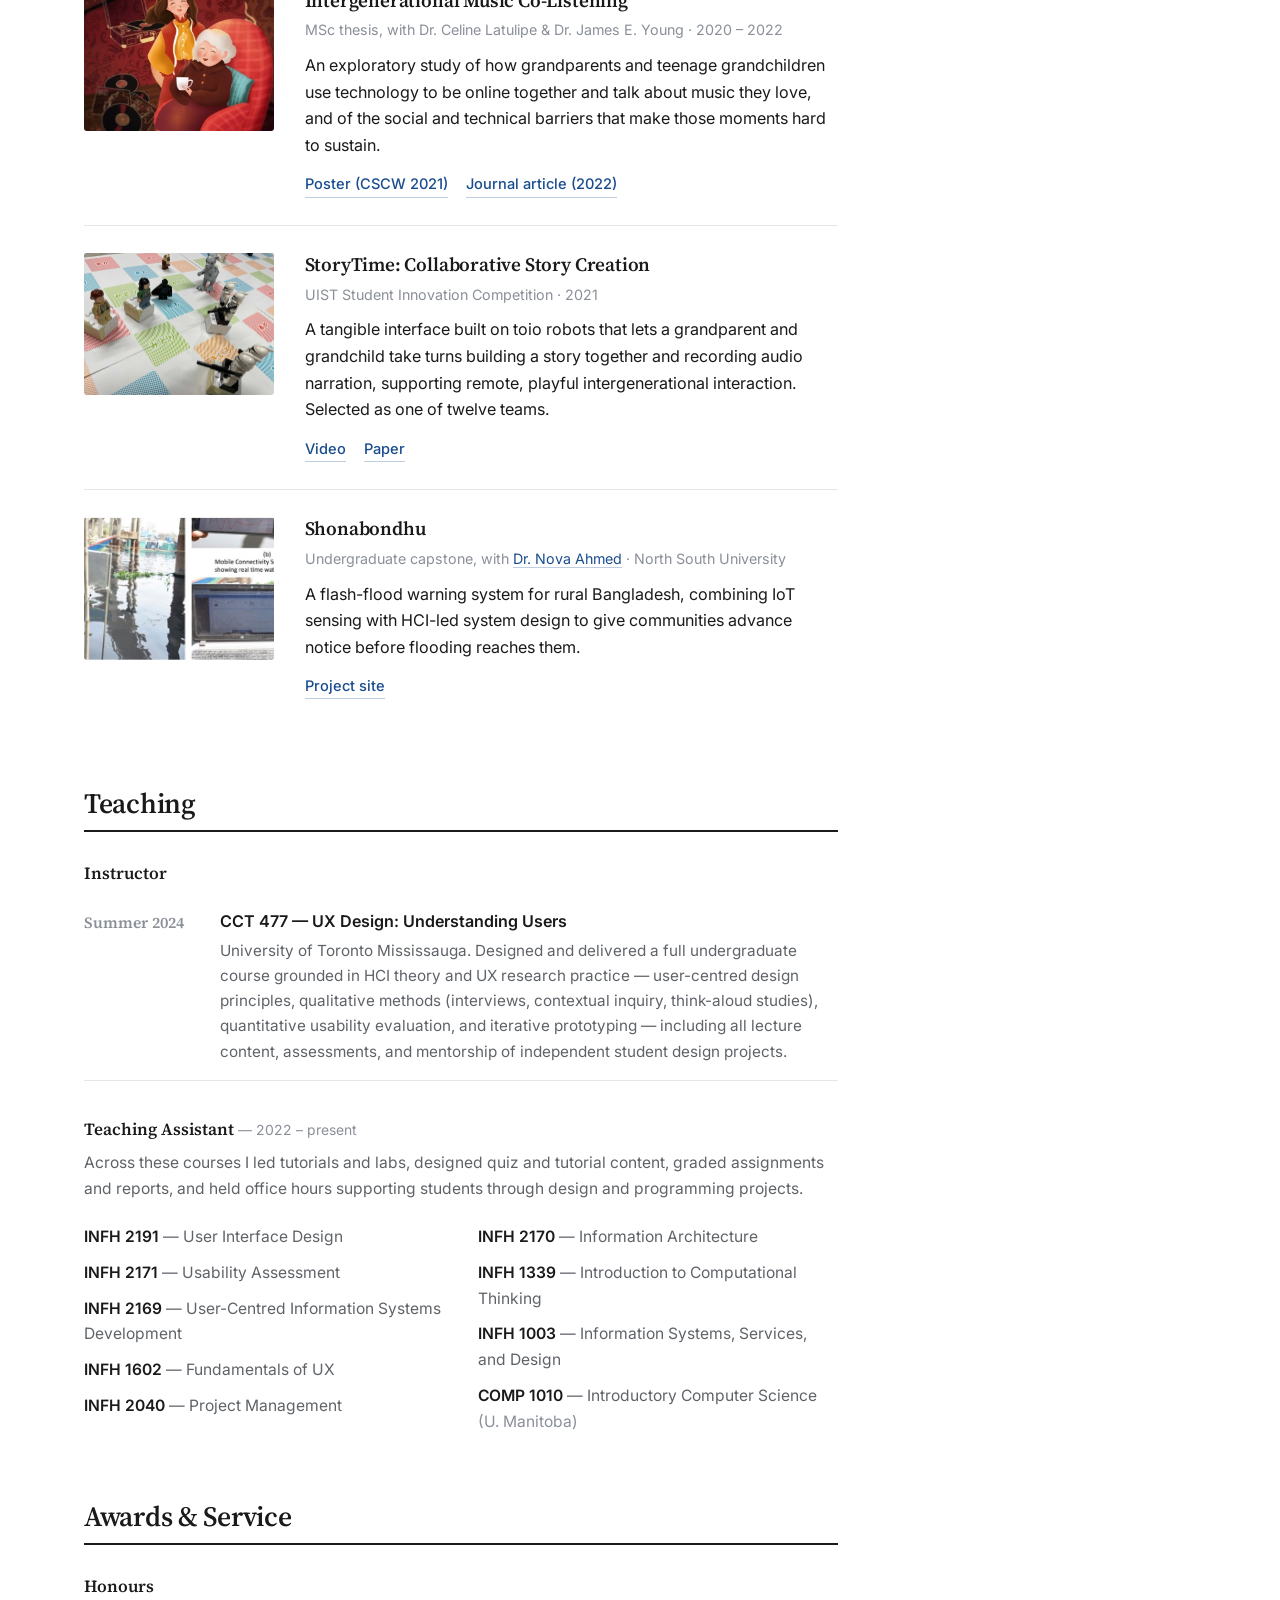
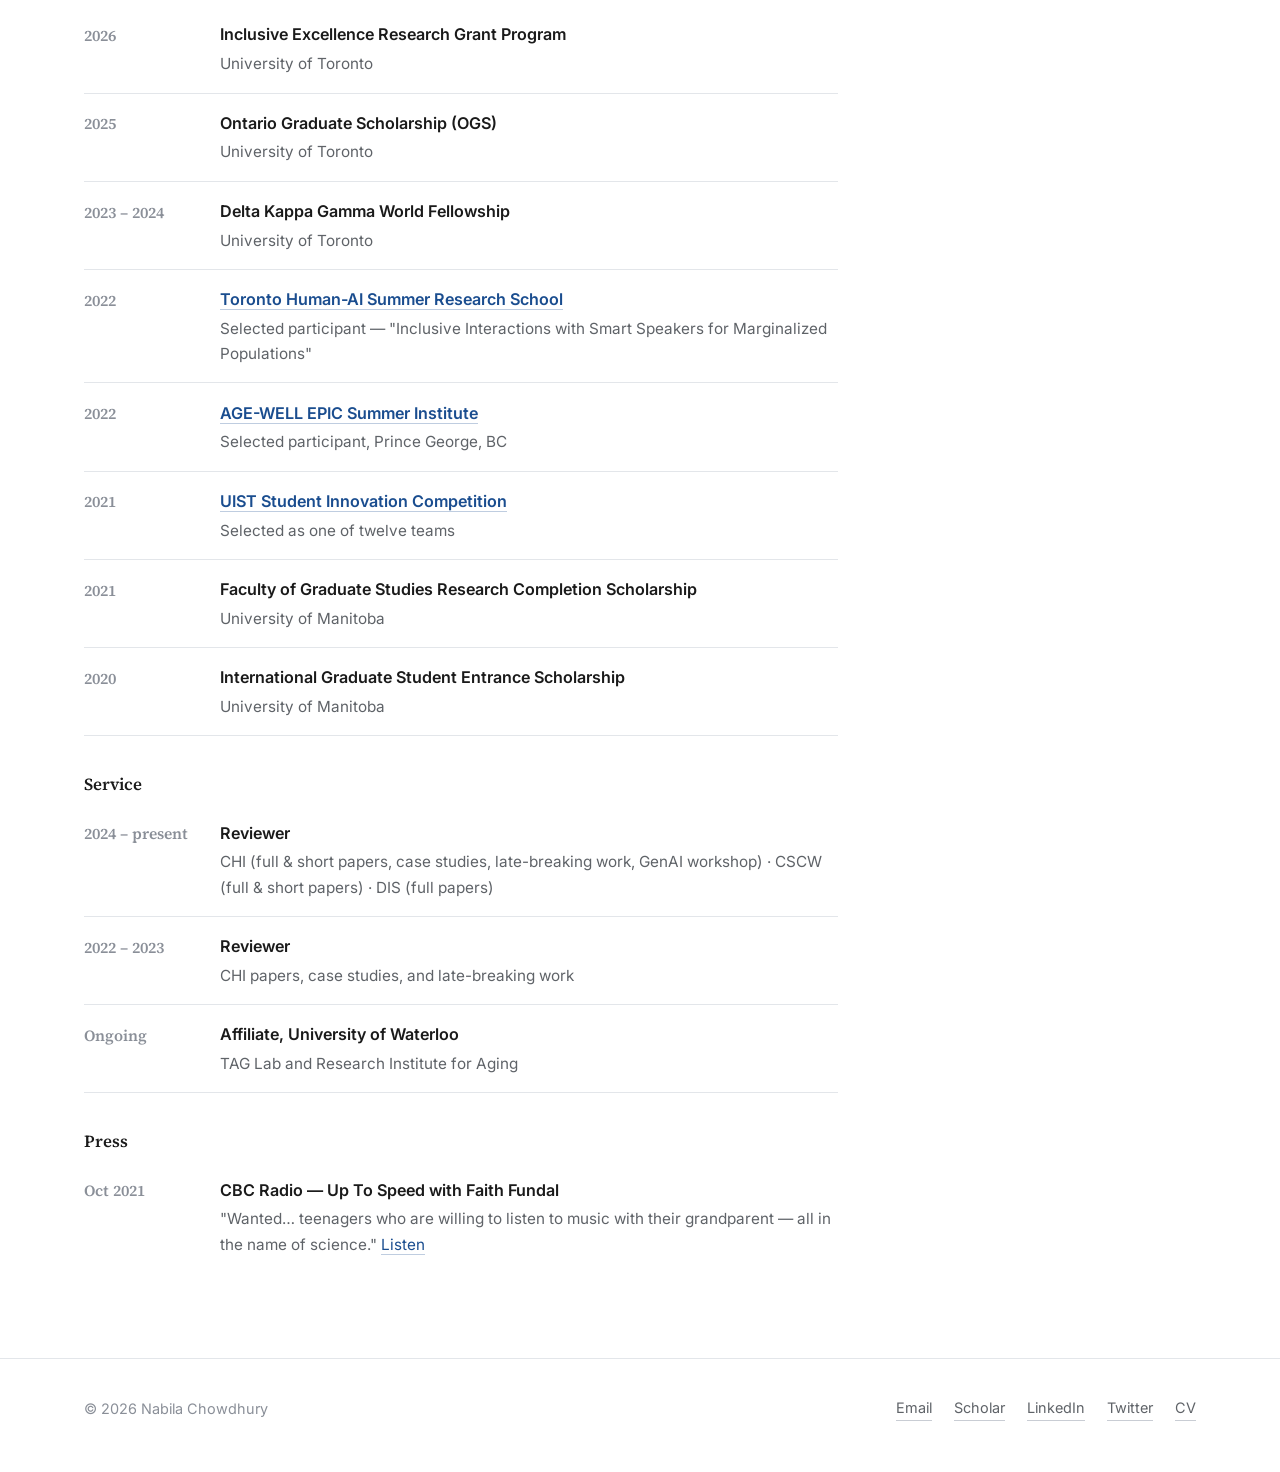
<file: achievements.html>
<!DOCTYPE html>
<html lang="en">
<head>
<meta charset="utf-8" />
<title>Nabila Chowdhury</title>
<link rel="canonical" href="https://nabilachowdhury.github.io/#awards" />
<meta http-equiv="refresh" content="0; url=index.html#awards" />
<script>window.location.replace("index.html#awards");</script>
</head>
<body><p>Redirecting to <a href="index.html#awards">nabilachowdhury.github.io</a>&hellip;</p></body>
</html>
</file>
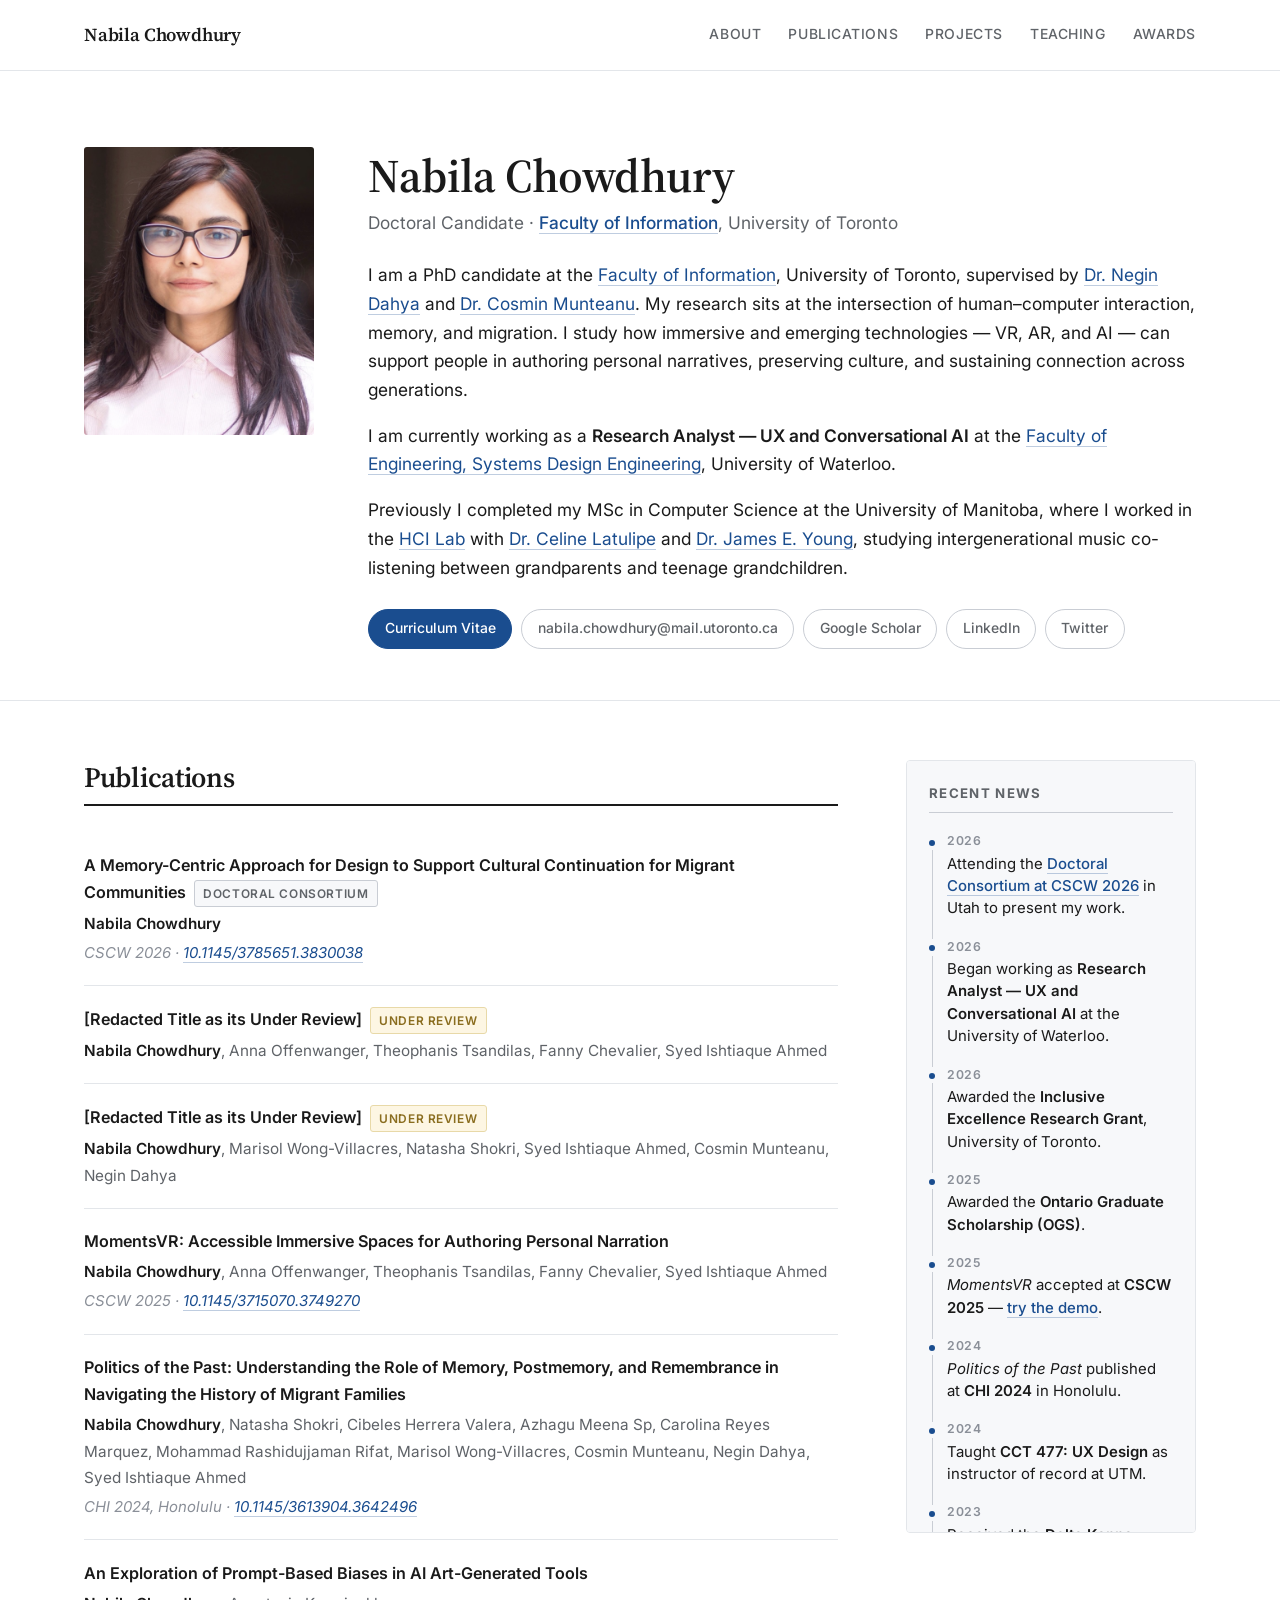
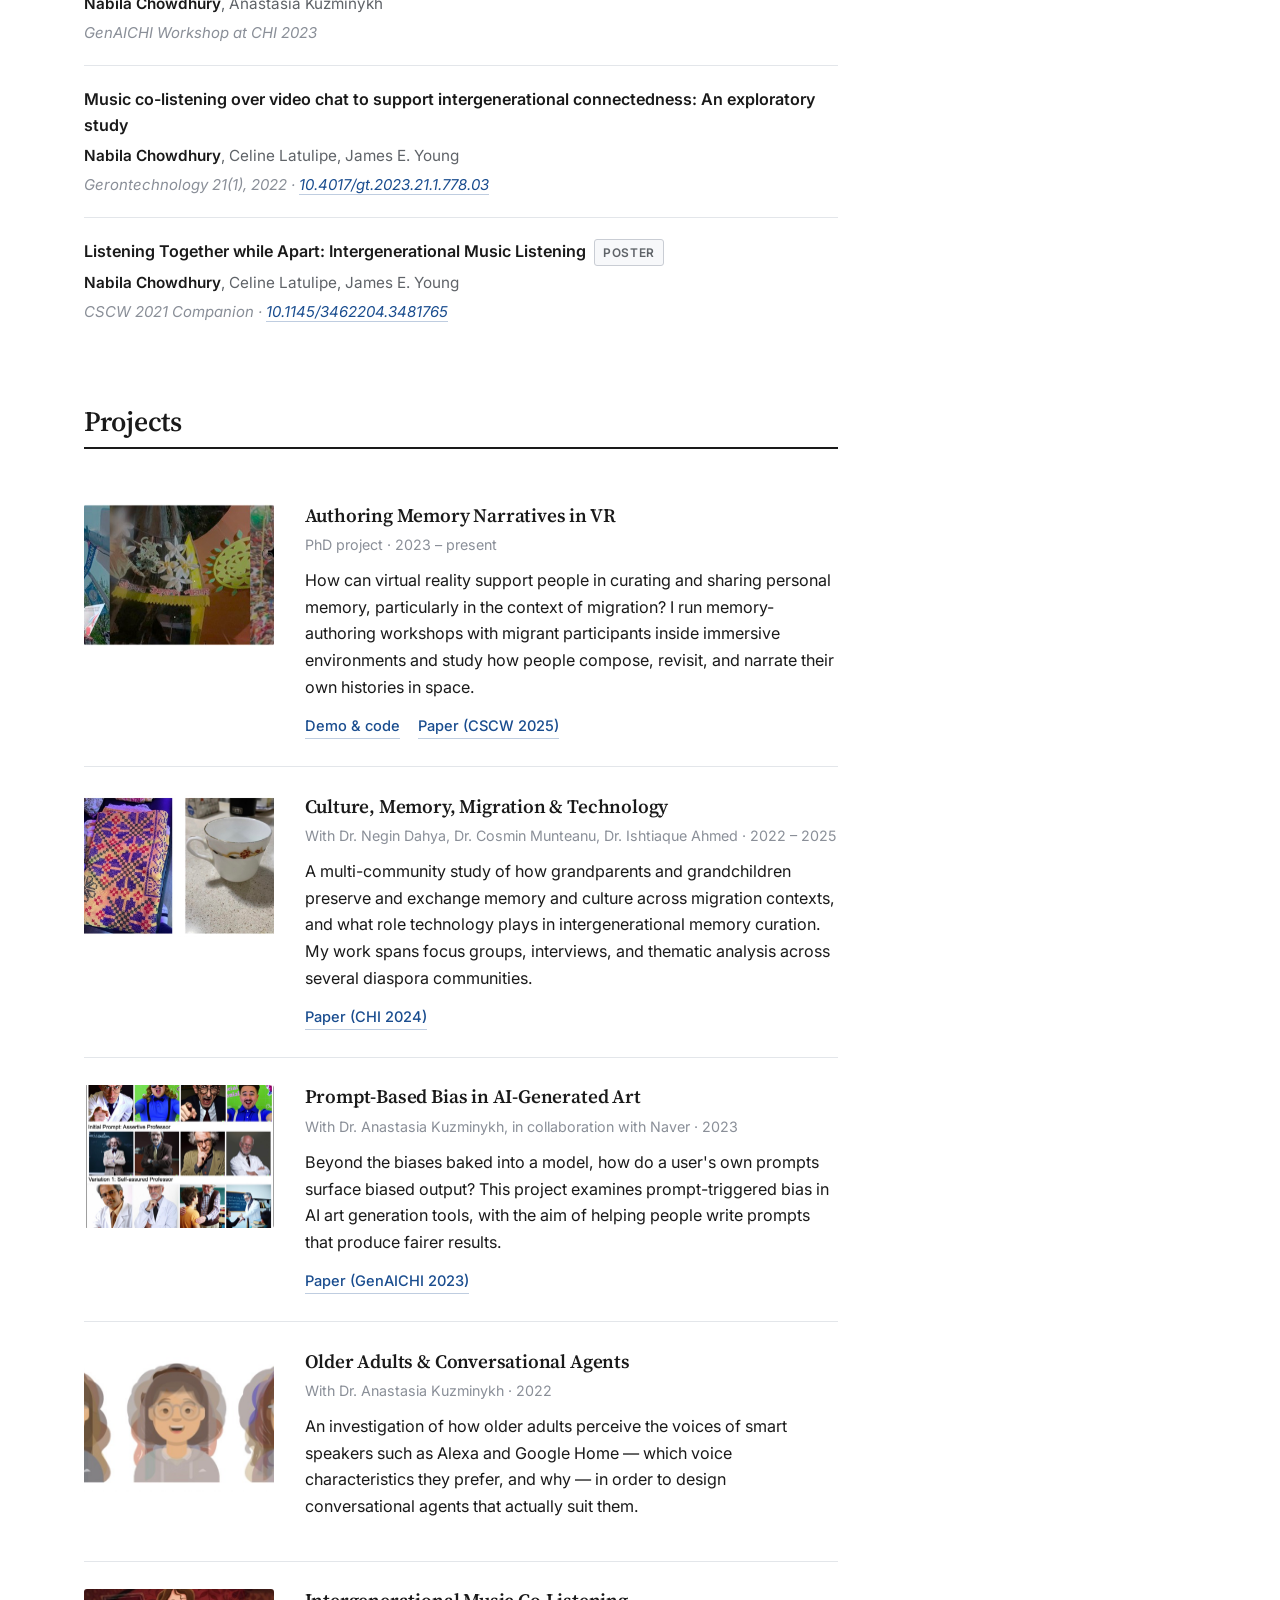
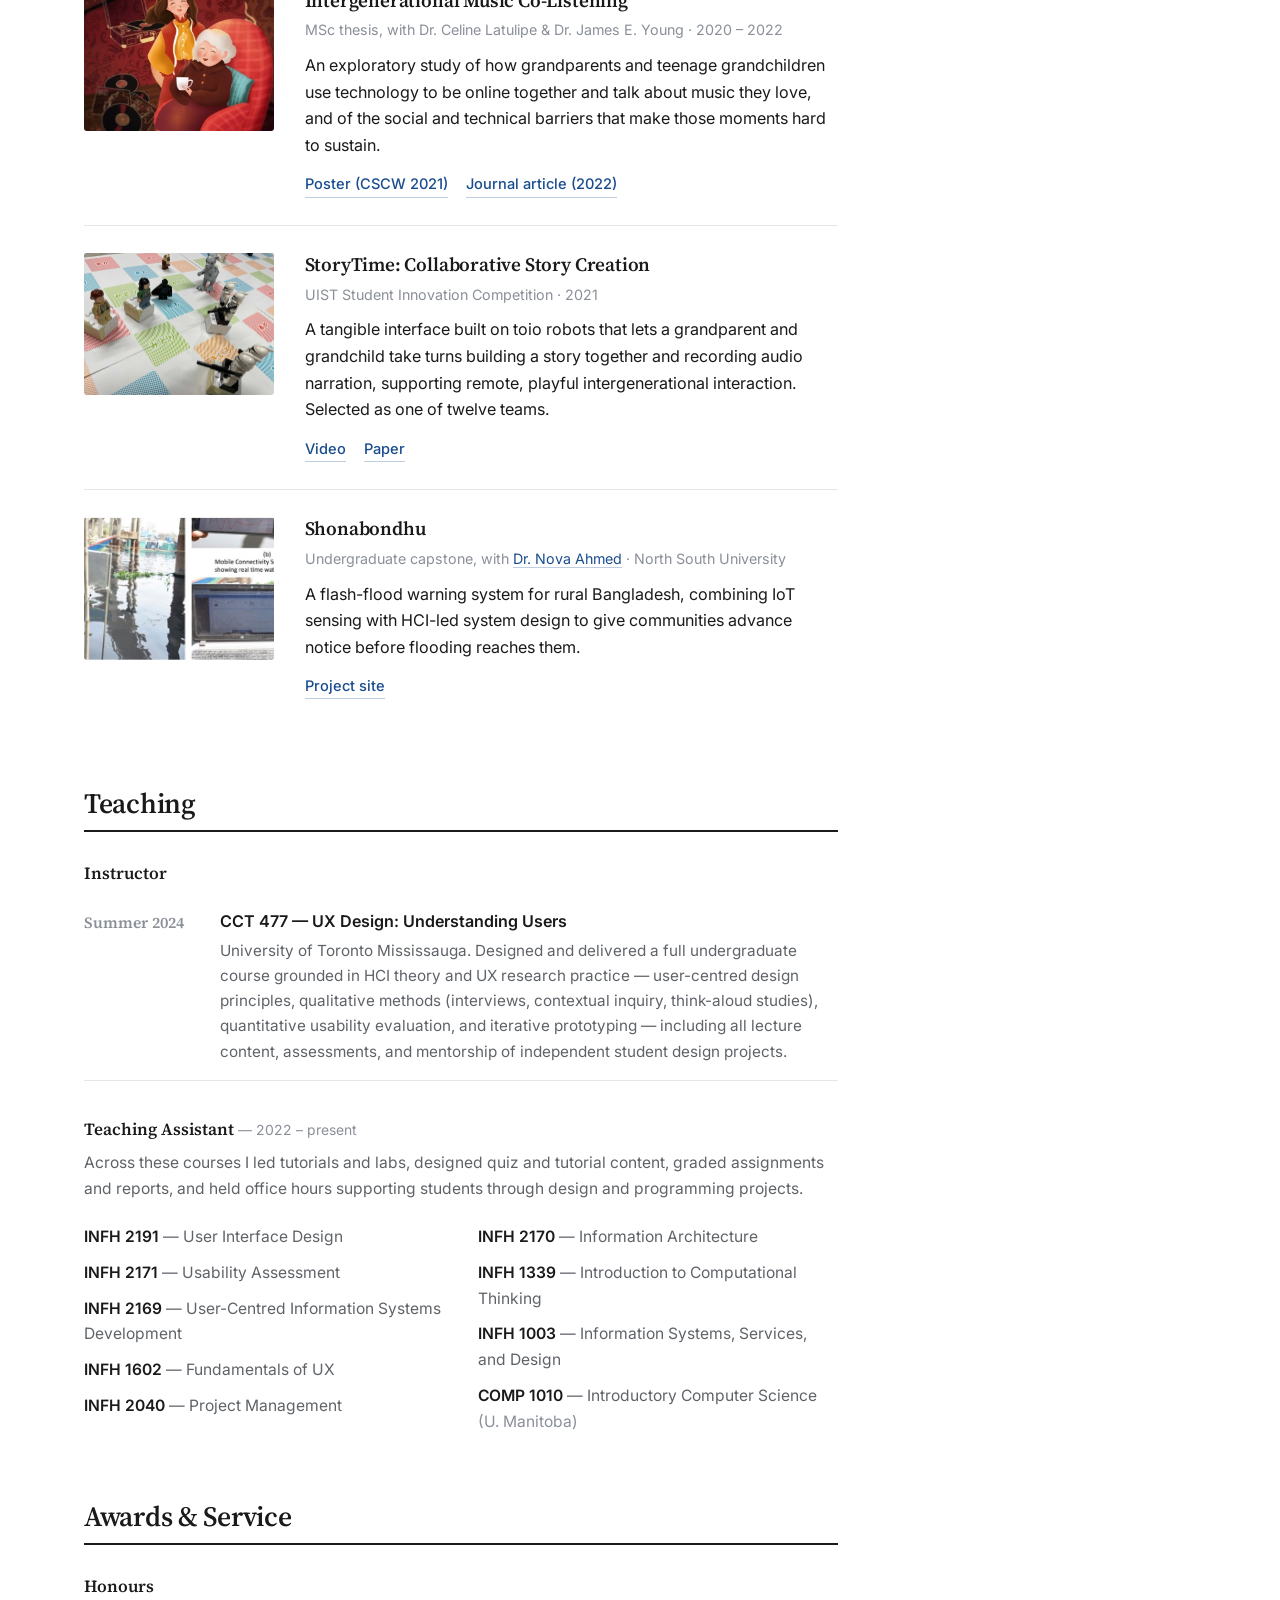
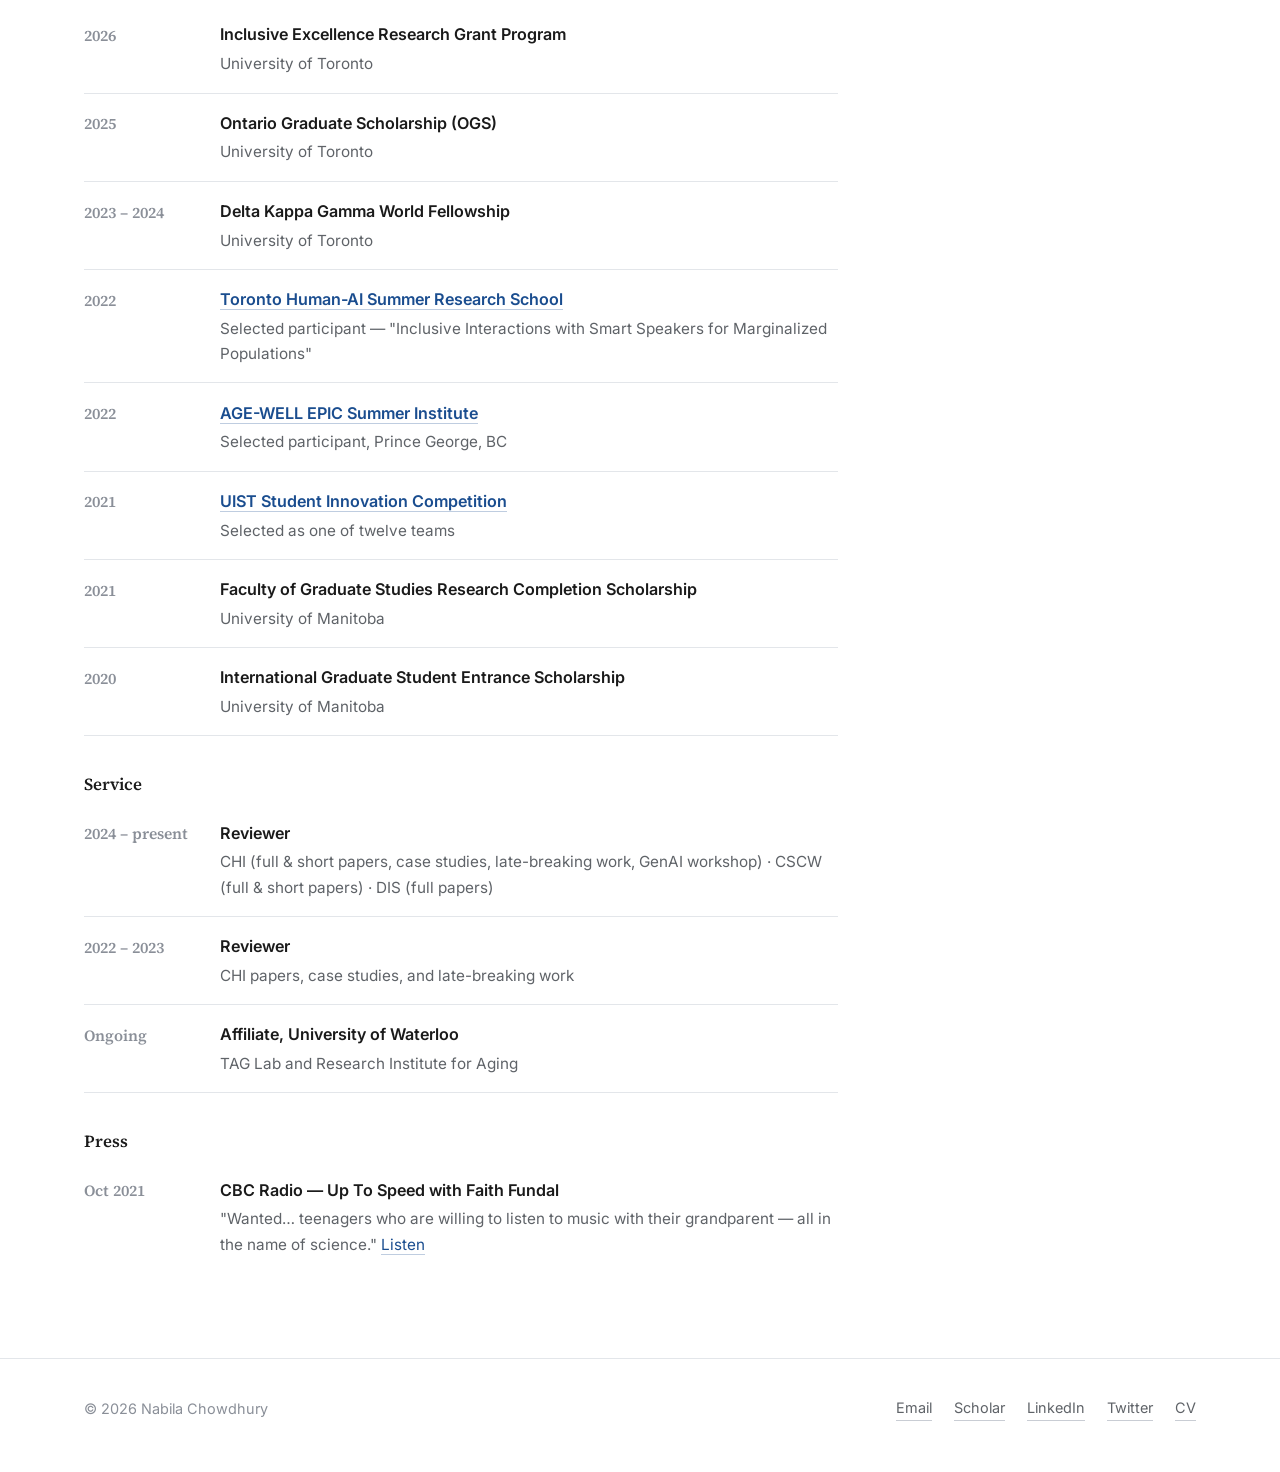
<file: publicationsandteaching.html>
<!DOCTYPE html>
<html lang="en">
<head>
<meta charset="utf-8" />
<title>Nabila Chowdhury</title>
<link rel="canonical" href="https://nabilachowdhury.github.io/#publications" />
<meta http-equiv="refresh" content="0; url=index.html#publications" />
<script>window.location.replace("index.html#publications");</script>
</head>
<body><p>Redirecting to <a href="index.html#publications">nabilachowdhury.github.io</a>&hellip;</p></body>
</html>
</file>
<file: assets/css/style.css>
/* ==========================================================================
   Nabila Chowdhury — academic site
   ========================================================================== */

:root {
	--text:        #1a1a1a;
	--text-muted:  #5f6368;
	--text-light:  #8a8f98;
	--accent:      #1a4d8f;
	--accent-dark: #0d2f5c;
	--bg:          #ffffff;
	--bg-alt:      #f7f8fa;
	--rule:        #e3e6ea;
	--rule-strong: #c9cdd4;

	--serif: "Source Serif 4", Charter, "Iowan Old Style", Georgia, serif;
	--sans:  "Inter", -apple-system, BlinkMacSystemFont, "Segoe UI", Helvetica, Arial, sans-serif;

	--measure: 1180px;
	--gap: 4rem;
}

*, *::before, *::after { box-sizing: border-box; }

html {
	font-size: 17px;
	scroll-behavior: smooth;
	scroll-padding-top: 5rem;
	-webkit-text-size-adjust: 100%;
}

body {
	margin: 0;
	background: var(--bg);
	color: var(--text);
	font-family: var(--sans);
	line-height: 1.65;
	-webkit-font-smoothing: antialiased;
	-moz-osx-font-smoothing: grayscale;
}

/* --- Links ---------------------------------------------------------------- */

a {
	color: var(--accent);
	text-decoration: none;
	border-bottom: 1px solid rgba(26, 77, 143, 0.28);
	transition: color .15s ease, border-color .15s ease;
}

a:hover {
	color: var(--accent-dark);
	border-bottom-color: var(--accent-dark);
}

a.plain { border-bottom: none; }

/* --- Typography ----------------------------------------------------------- */

h1, h2, h3, h4 {
	font-family: var(--serif);
	font-weight: 600;
	line-height: 1.25;
	color: var(--text);
	margin: 0 0 .6em;
	letter-spacing: -0.01em;
}

h1 { font-size: 2.6rem; }
h2 { font-size: 1.65rem; }
h3 { font-size: 1.12rem; }

p { margin: 0 0 1.1em; }
p:last-child { margin-bottom: 0; }

strong, b { font-weight: 600; }

/* --- Layout --------------------------------------------------------------- */

.wrap {
	max-width: var(--measure);
	margin: 0 auto;
	padding: 0 2rem;
}

/* --- Masthead ------------------------------------------------------------- */

.masthead {
	position: sticky;
	top: 0;
	z-index: 50;
	background: rgba(255, 255, 255, 0.94);
	backdrop-filter: saturate(180%) blur(12px);
	-webkit-backdrop-filter: saturate(180%) blur(12px);
	border-bottom: 1px solid var(--rule);
}

.masthead .wrap {
	display: flex;
	align-items: center;
	justify-content: space-between;
	gap: 2rem;
	min-height: 4.1rem;
}

.brand {
	font-family: var(--serif);
	font-size: 1.08rem;
	font-weight: 600;
	letter-spacing: -0.01em;
	color: var(--text);
	border-bottom: none;
	white-space: nowrap;
}

.brand:hover { color: var(--accent); }

.masthead nav {
	display: flex;
	gap: 1.6rem;
	flex-wrap: wrap;
}

.masthead nav a {
	font-size: .82rem;
	font-weight: 500;
	letter-spacing: .04em;
	text-transform: uppercase;
	color: var(--text-muted);
	border-bottom: none;
	padding: .3rem 0;
	position: relative;
}

.masthead nav a::after {
	content: "";
	position: absolute;
	left: 0; right: 0; bottom: 0;
	height: 1.5px;
	background: var(--accent);
	transform: scaleX(0);
	transition: transform .18s ease;
}

.masthead nav a:hover { color: var(--accent); }
.masthead nav a:hover::after { transform: scaleX(1); }

/* --- Hero ----------------------------------------------------------------- */

.hero {
	padding: 4.5rem 0 3rem;
	border-bottom: 1px solid var(--rule);
}

.hero-inner {
	display: grid;
	grid-template-columns: 230px 1fr;
	gap: 3.2rem;
	align-items: start;
}

.portrait {
	width: 230px;
	height: 288px;
	object-fit: cover;
	border-radius: 3px;
	filter: grayscale(12%);
	display: block;
}

.hero h1 {
	margin-bottom: .25rem;
	font-size: 2.75rem;
}

.hero .role {
	font-size: 1.02rem;
	color: var(--text-muted);
	margin-bottom: 1.5rem;
	line-height: 1.5;
}

.hero .role a { font-weight: 500; }

.bio { font-size: 1.02rem; }
.bio p { margin-bottom: 1em; }

/* --- Contact rail --------------------------------------------------------- */

.contact-rail {
	display: flex;
	flex-wrap: wrap;
	gap: .55rem;
	margin-top: 1.6rem;
}

.pill {
	display: inline-flex;
	align-items: center;
	gap: .4rem;
	font-size: .82rem;
	font-weight: 500;
	padding: .42rem .9rem;
	border: 1px solid var(--rule-strong);
	border-radius: 100px;
	color: var(--text-muted);
	background: var(--bg);
	transition: all .15s ease;
}

.pill:hover {
	color: var(--accent);
	border-color: var(--accent);
	background: rgba(26, 77, 143, 0.04);
}

.pill.primary {
	background: var(--accent);
	border-color: var(--accent);
	color: #fff;
}

.pill.primary:hover {
	background: var(--accent-dark);
	border-color: var(--accent-dark);
	color: #fff;
}

/* --- Main grid: content + news sidebar ------------------------------------ */

.layout {
	display: grid;
	grid-template-columns: minmax(0, 1fr) 290px;
	gap: var(--gap);
	padding: 3.5rem 0 5rem;
	align-items: start;
}

/* --- Sections ------------------------------------------------------------- */

section[id], [id] { scroll-margin-top: 5.5rem; }

.section { margin-bottom: 3.5rem; }
.section:last-child { margin-bottom: 0; }

.section > h2 {
	padding-bottom: .5rem;
	border-bottom: 2px solid var(--text);
	margin-bottom: 1.6rem;
}

/* --- Projects ------------------------------------------------------------- */

.project {
	display: grid;
	grid-template-columns: 190px 1fr;
	gap: 1.8rem;
	padding: 1.6rem 0;
	border-bottom: 1px solid var(--rule);
	align-items: start;
}

.project:last-child { border-bottom: none; }

.project-thumb {
	width: 100%;
	aspect-ratio: 4 / 3;
	object-fit: cover;
	border-radius: 3px;
	background: var(--bg-alt);
	display: block;
}

.project h3 { margin-bottom: .35rem; }

.project .meta {
	font-size: .84rem;
	color: var(--text-light);
	margin-bottom: .6rem;
}

.project p { font-size: .95rem; margin-bottom: .8rem; }

.linkrow {
	display: flex;
	flex-wrap: wrap;
	gap: 1.1rem;
	font-size: .86rem;
	font-weight: 500;
}

/* --- Publications --------------------------------------------------------- */

.pub {
	padding: 1.15rem 0;
	border-bottom: 1px solid var(--rule);
	font-size: .95rem;
}

.pub:last-child { border-bottom: none; }

.pub .title {
	font-weight: 600;
	display: block;
	margin-bottom: .2rem;
}

.pub .authors { color: var(--text-muted); font-size: .9rem; }
.pub .authors .me { color: var(--text); font-weight: 600; }

.pub .venue {
	display: block;
	margin-top: .25rem;
	font-size: .88rem;
	color: var(--text-light);
	font-style: italic;
}

.tag {
	display: inline-block;
	font-size: .7rem;
	font-weight: 600;
	letter-spacing: .05em;
	text-transform: uppercase;
	padding: .14rem .5rem;
	border-radius: 3px;
	background: var(--bg-alt);
	border: 1px solid var(--rule-strong);
	color: var(--text-muted);
	vertical-align: middle;
	margin-left: .45rem;
}

.tag.review {
	background: #fdf6e3;
	border-color: #e8d9a8;
	color: #8a6d1f;
}

/* --- Teaching / Awards lists ---------------------------------------------- */

.entry {
	display: grid;
	grid-template-columns: 112px 1fr;
	gap: 1.4rem;
	padding: .95rem 0;
	border-bottom: 1px solid var(--rule);
	font-size: .95rem;
}

.entry:last-child { border-bottom: none; }

.entry .year {
	font-family: var(--serif);
	font-size: .92rem;
	font-weight: 600;
	color: var(--text-light);
	padding-top: .1rem;
}

.entry .what strong { display: block; }

.entry .what .detail {
	color: var(--text-muted);
	font-size: .9rem;
	margin-top: .18rem;
}

.subhead {
	font-family: var(--serif);
	font-size: 1rem;
	font-weight: 600;
	margin: 2rem 0 .3rem;
	color: var(--text);
}

.subhead:first-of-type { margin-top: .4rem; }

.subhead .note {
	font-family: var(--sans);
	font-size: .82rem;
	font-weight: 400;
	color: var(--text-light);
	letter-spacing: 0;
}

.course-list {
	list-style: none;
	margin: .6rem 0 0;
	padding: 0;
	columns: 2;
	column-gap: 2rem;
}

.course-list li {
	font-size: .92rem;
	padding: .3rem 0;
	break-inside: avoid;
	color: var(--text-muted);
}

.course-list li strong { color: var(--text); font-weight: 600; }

/* --- News sidebar --------------------------------------------------------- */

.news {
	position: sticky;
	top: 5.6rem;
	background: var(--bg-alt);
	border: 1px solid var(--rule);
	border-radius: 4px;
	padding: 1.4rem 1.3rem;
	max-height: calc(100vh - 7.5rem);
	overflow-y: auto;
}

.news h2 {
	font-size: .78rem;
	font-family: var(--sans);
	font-weight: 700;
	letter-spacing: .1em;
	text-transform: uppercase;
	color: var(--text-muted);
	margin-bottom: 1.1rem;
	padding-bottom: .65rem;
	border-bottom: 1px solid var(--rule-strong);
}

.news ol {
	list-style: none;
	margin: 0;
	padding: 0;
}

.news li {
	position: relative;
	padding: 0 0 1.05rem 1.05rem;
	font-size: .88rem;
	line-height: 1.5;
}

.news li:last-child { padding-bottom: 0; }

/* timeline spine */
.news li::before {
	content: "";
	position: absolute;
	left: 0;
	top: .44rem;
	width: 6px;
	height: 6px;
	border-radius: 50%;
	background: var(--accent);
}

.news li::after {
	content: "";
	position: absolute;
	left: 2.5px;
	top: 1.05rem;
	bottom: -.1rem;
	width: 1px;
	background: var(--rule-strong);
}

.news li:last-child::after { display: none; }

.news .date {
	display: block;
	font-size: .72rem;
	font-weight: 600;
	letter-spacing: .05em;
	text-transform: uppercase;
	color: var(--text-light);
	margin-bottom: .12rem;
}

.news a { font-weight: 500; }

/* --- Footer --------------------------------------------------------------- */

.site-footer {
	border-top: 1px solid var(--rule);
	padding: 2.2rem 0 3rem;
	font-size: .85rem;
	color: var(--text-light);
}

.site-footer .wrap {
	display: flex;
	justify-content: space-between;
	align-items: center;
	gap: 1.5rem;
	flex-wrap: wrap;
}

.site-footer a { color: var(--text-muted); border-bottom-color: var(--rule-strong); }
.site-footer a:hover { color: var(--accent); }

.footer-links { display: flex; gap: 1.3rem; flex-wrap: wrap; }

/* --- Responsive ----------------------------------------------------------- */

@media (max-width: 1040px) {
	:root { --gap: 2.75rem; }
	.layout { grid-template-columns: minmax(0, 1fr) 260px; }
}

@media (max-width: 900px) {
	.layout {
		grid-template-columns: 1fr;
		gap: 3rem;
	}
	.news {
		position: static;
		max-height: none;
	}
	.news ol {
		columns: 2;
		column-gap: 2rem;
	}
	.news li { break-inside: avoid; }
}

@media (max-width: 700px) {
	html { font-size: 16px; }
	.wrap { padding: 0 1.25rem; }

	.masthead .wrap {
		flex-direction: column;
		align-items: flex-start;
		gap: .5rem;
		padding-top: .8rem;
		padding-bottom: .8rem;
	}
	.masthead { position: static; }
	.masthead nav { gap: 1.1rem; }

	.hero { padding: 2.5rem 0 2rem; }
	.hero-inner {
		grid-template-columns: 1fr;
		gap: 1.8rem;
	}
	.portrait { width: 165px; height: 206px; }
	.hero h1 { font-size: 2.1rem; }

	.project {
		grid-template-columns: 1fr;
		gap: 1rem;
	}
	.project-thumb { max-width: 320px; }

	.entry {
		grid-template-columns: 1fr;
		gap: .25rem;
	}
	.entry .year { font-size: .8rem; }

	.course-list { columns: 1; }
	.news ol { columns: 1; }
}

@media print {
	.masthead, .news, .site-footer { display: none; }
	.layout { grid-template-columns: 1fr; }
	a { color: var(--text); border: none; }
}
</file>
